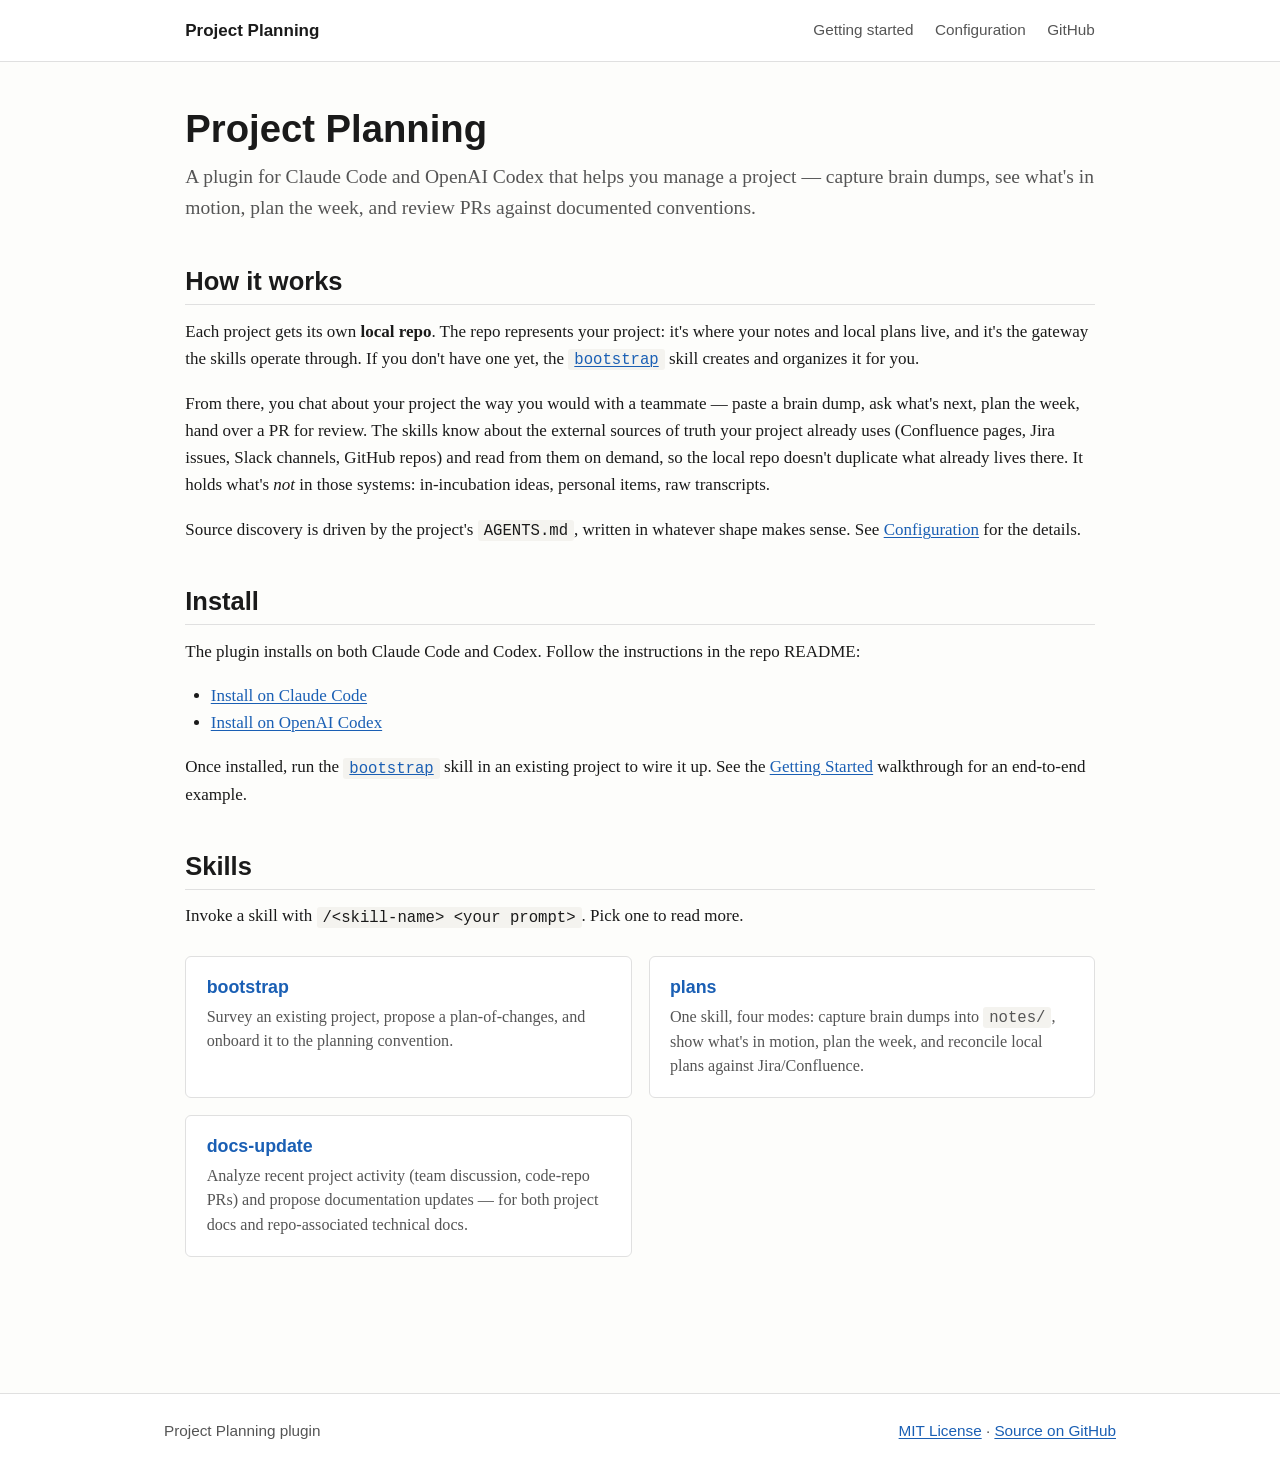
<file: docs-site/index.html>
<!DOCTYPE html>
<html lang="en">
<head>
<meta charset="utf-8">
<meta name="viewport" content="width=device-width, initial-scale=1">
<title>Project Planning — a Claude/Codex plugin</title>
<meta name="description" content="A Claude Code and OpenAI Codex plugin that helps you manage a project: capture brain dumps, see what's in motion across Jira/Confluence/Slack/local plans, plan the week, reconcile drift, and review PRs against documented conventions.">
<link rel="stylesheet" href="style.css">
</head>
<body>
<header class="site-header">
  <nav aria-label="Primary">
    <a href="index.html" class="site-title">Project Planning</a>
    <div class="nav-links">
      <a href="getting-started.html">Getting started</a>
      <a href="configuration.html">Configuration</a>
      <a href="https://github.com/gestrich/ai-project-planning">GitHub</a>
    </div>
  </nav>
</header>

<main>
  <article>
    <h1>Project Planning</h1>
    <p class="lede">A plugin for Claude Code and OpenAI Codex that helps you manage a project — capture brain dumps, see what's in motion, plan the week, and review PRs against documented conventions.</p>

    <section>
      <h2>How it works</h2>
      <p>Each project gets its own <strong>local repo</strong>. The repo represents your project: it's where your notes and local plans live, and it's the gateway the skills operate through. If you don't have one yet, the <a href="skills/bootstrap.html"><code>bootstrap</code></a> skill creates and organizes it for you.</p>
      <p>From there, you chat about your project the way you would with a teammate — paste a brain dump, ask what's next, plan the week, hand over a PR for review. The skills know about the external sources of truth your project already uses (Confluence pages, Jira issues, Slack channels, GitHub repos) and read from them on demand, so the local repo doesn't duplicate what already lives there. It holds what's <em>not</em> in those systems: in-incubation ideas, personal items, raw transcripts.</p>
      <p>Source discovery is driven by the project's <code>AGENTS.md</code>, written in whatever shape makes sense. See <a href="configuration.html">Configuration</a> for the details.</p>
    </section>

    <section>
      <h2>Install</h2>
      <p>The plugin installs on both Claude Code and Codex. Follow the instructions in the repo README:</p>
      <ul>
        <li><a href="https://github.com/gestrich/ai-project-planning#claude-code">Install on Claude Code</a></li>
        <li><a href="https://github.com/gestrich/ai-project-planning#openai-codex">Install on OpenAI Codex</a></li>
      </ul>
      <p>Once installed, run the <a href="skills/bootstrap.html"><code>bootstrap</code></a> skill in an existing project to wire it up. See the <a href="getting-started.html">Getting Started</a> walkthrough for an end-to-end example.</p>
    </section>

    <section>
      <h2>Skills</h2>
      <p>Invoke a skill with <code>/&lt;skill-name&gt; &lt;your prompt&gt;</code>. Pick one to read more.</p>
      <div class="cards">
        <a class="card" href="skills/bootstrap.html">
          <h3>bootstrap</h3>
          <p>Survey an existing project, propose a plan-of-changes, and onboard it to the planning convention.</p>
        </a>
        <a class="card" href="skills/plans.html">
          <h3>plans</h3>
          <p>One skill, four modes: capture brain dumps into <code>notes/</code>, show what's in motion, plan the week, and reconcile local plans against Jira/Confluence.</p>
        </a>
        <a class="card" href="skills/docs-update.html">
          <h3>docs-update</h3>
          <p>Analyze recent project activity (team discussion, code-repo PRs) and propose documentation updates — for both project docs and repo-associated technical docs.</p>
        </a>
      </div>
    </section>
  </article>
</main>

<footer class="site-footer">
  <div class="footer-inner">
    <span>Project Planning plugin</span>
    <span><a href="https://github.com/gestrich/ai-project-planning/blob/main/plugin/LICENSE">MIT License</a> · <a href="https://github.com/gestrich/ai-project-planning">Source on GitHub</a></span>
  </div>
</footer>
</body>
</html>
</file>
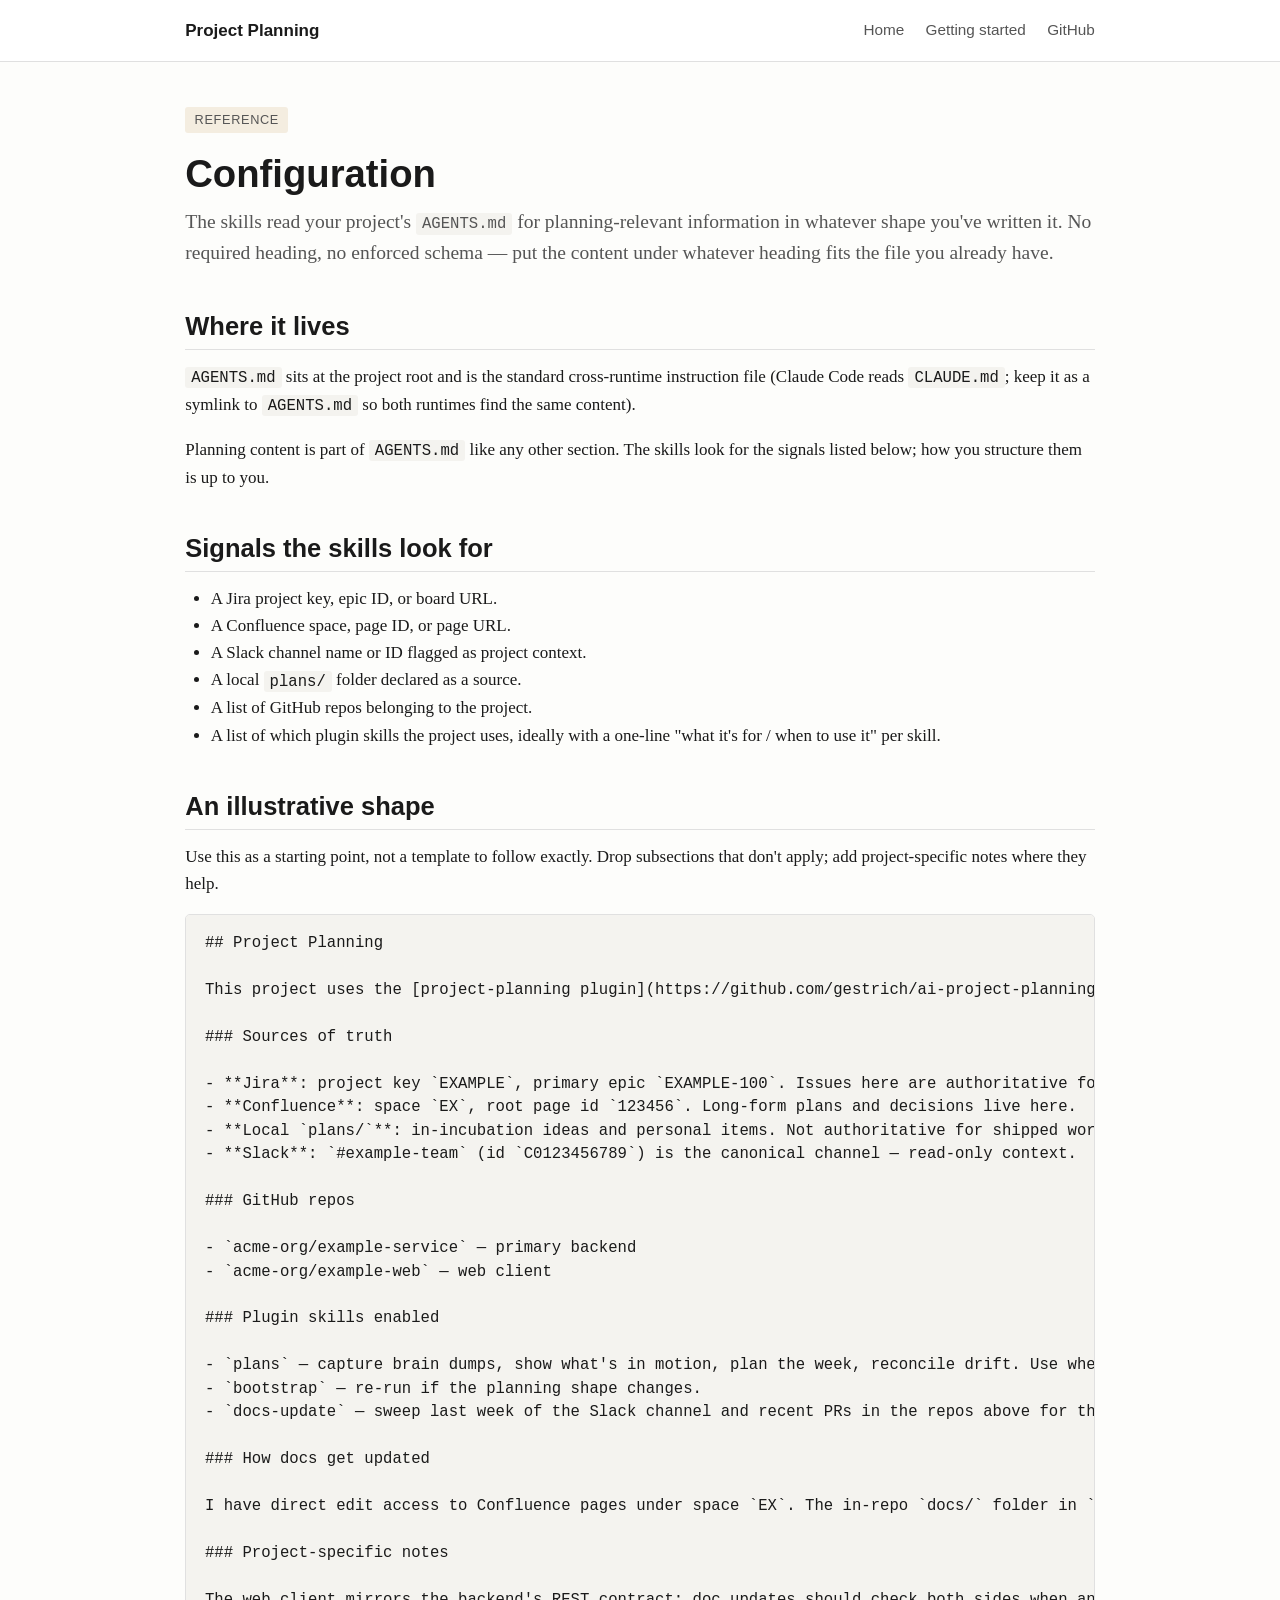
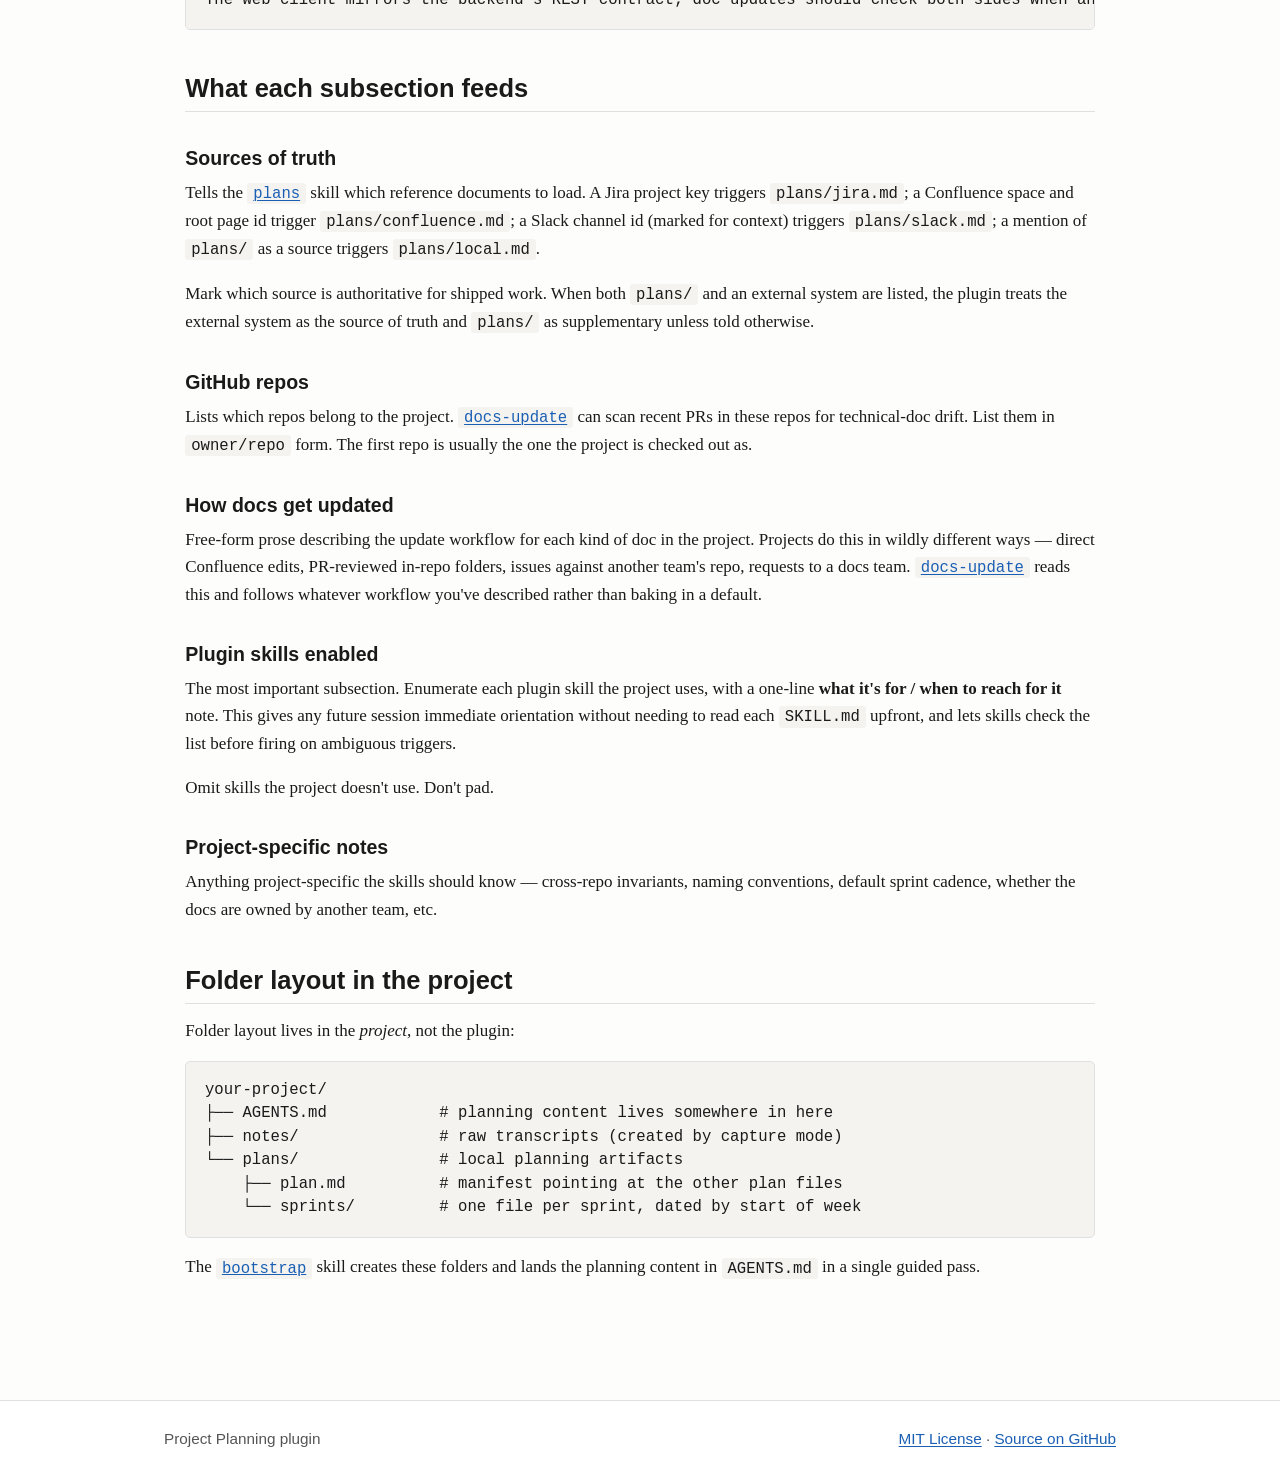
<file: docs-site/configuration.html>
<!DOCTYPE html>
<html lang="en">
<head>
<meta charset="utf-8">
<meta name="viewport" content="width=device-width, initial-scale=1">
<title>Configuration — Project Planning</title>
<meta name="description" content="How to write planning content in a project's AGENTS.md so the plugin's skills know which sources apply.">
<link rel="stylesheet" href="style.css">
</head>
<body>
<header class="site-header">
  <nav aria-label="Primary">
    <a href="index.html" class="site-title">Project Planning</a>
    <div class="nav-links">
      <a href="index.html">Home</a>
      <a href="getting-started.html">Getting started</a>
      <a href="https://github.com/gestrich/ai-project-planning">GitHub</a>
    </div>
  </nav>
</header>

<main>
  <article>
    <span class="tag">Reference</span>
    <h1>Configuration</h1>
    <p class="lede">The skills read your project's <code>AGENTS.md</code> for planning-relevant information in whatever shape you've written it. No required heading, no enforced schema — put the content under whatever heading fits the file you already have.</p>

    <section>
      <h2>Where it lives</h2>
      <p><code>AGENTS.md</code> sits at the project root and is the standard cross-runtime instruction file (Claude Code reads <code>CLAUDE.md</code>; keep it as a symlink to <code>AGENTS.md</code> so both runtimes find the same content).</p>
      <p>Planning content is part of <code>AGENTS.md</code> like any other section. The skills look for the signals listed below; how you structure them is up to you.</p>
    </section>

    <section>
      <h2>Signals the skills look for</h2>
      <ul>
        <li>A Jira project key, epic ID, or board URL.</li>
        <li>A Confluence space, page ID, or page URL.</li>
        <li>A Slack channel name or ID flagged as project context.</li>
        <li>A local <code>plans/</code> folder declared as a source.</li>
        <li>A list of GitHub repos belonging to the project.</li>
        <li>A list of which plugin skills the project uses, ideally with a one-line "what it's for / when to use it" per skill.</li>
      </ul>
    </section>

    <section>
      <h2>An illustrative shape</h2>
      <p>Use this as a starting point, not a template to follow exactly. Drop subsections that don't apply; add project-specific notes where they help.</p>
<pre><code>## Project Planning

This project uses the [project-planning plugin](https://github.com/gestrich/ai-project-planning).

### Sources of truth

- **Jira**: project key `EXAMPLE`, primary epic `EXAMPLE-100`. Issues here are authoritative for shipped work.
- **Confluence**: space `EX`, root page id `123456`. Long-form plans and decisions live here.
- **Local `plans/`**: in-incubation ideas and personal items. Not authoritative for shipped work.
- **Slack**: `#example-team` (id `C0123456789`) is the canonical channel — read-only context.

### GitHub repos

- `acme-org/example-service` — primary backend
- `acme-org/example-web` — web client

### Plugin skills enabled

- `plans` — capture brain dumps, show what's in motion, plan the week, reconcile drift. Use when I paste a transcript, ask "what's the plan", "what should I do this week", or "what's drifted".
- `bootstrap` — re-run if the planning shape changes.
- `docs-update` — sweep last week of the Slack channel and recent PRs in the repos above for things that should land in the docs. Use weekly.

### How docs get updated

I have direct edit access to Confluence pages under space `EX`. The in-repo `docs/` folder in `example-service` is PR-reviewed — propose changes as a PR draft. The web-client API reference is owned by the platform team; flag updates by drafting an issue against `acme-org/docs-platform`.

### Project-specific notes

The web client mirrors the backend's REST contract; doc updates should check both sides when an endpoint changes.
</code></pre>
    </section>

    <section>
      <h2>What each subsection feeds</h2>
      <h3>Sources of truth</h3>
      <p>Tells the <a href="skills/plans.html"><code>plans</code></a> skill which reference documents to load. A Jira project key triggers <code>plans/jira.md</code>; a Confluence space and root page id trigger <code>plans/confluence.md</code>; a Slack channel id (marked for context) triggers <code>plans/slack.md</code>; a mention of <code>plans/</code> as a source triggers <code>plans/local.md</code>.</p>
      <p>Mark which source is authoritative for shipped work. When both <code>plans/</code> and an external system are listed, the plugin treats the external system as the source of truth and <code>plans/</code> as supplementary unless told otherwise.</p>

      <h3>GitHub repos</h3>
      <p>Lists which repos belong to the project. <a href="skills/docs-update.html"><code>docs-update</code></a> can scan recent PRs in these repos for technical-doc drift. List them in <code>owner/repo</code> form. The first repo is usually the one the project is checked out as.</p>

      <h3>How docs get updated</h3>
      <p>Free-form prose describing the update workflow for each kind of doc in the project. Projects do this in wildly different ways — direct Confluence edits, PR-reviewed in-repo folders, issues against another team's repo, requests to a docs team. <a href="skills/docs-update.html"><code>docs-update</code></a> reads this and follows whatever workflow you've described rather than baking in a default.</p>

      <h3>Plugin skills enabled</h3>
      <p>The most important subsection. Enumerate each plugin skill the project uses, with a one-line <strong>what it's for / when to reach for it</strong> note. This gives any future session immediate orientation without needing to read each <code>SKILL.md</code> upfront, and lets skills check the list before firing on ambiguous triggers.</p>
      <p>Omit skills the project doesn't use. Don't pad.</p>

      <h3>Project-specific notes</h3>
      <p>Anything project-specific the skills should know — cross-repo invariants, naming conventions, default sprint cadence, whether the docs are owned by another team, etc.</p>
    </section>

    <section>
      <h2>Folder layout in the project</h2>
      <p>Folder layout lives in the <em>project</em>, not the plugin:</p>
<pre><code>your-project/
├── AGENTS.md            # planning content lives somewhere in here
├── notes/               # raw transcripts (created by capture mode)
└── plans/               # local planning artifacts
    ├── plan.md          # manifest pointing at the other plan files
    └── sprints/         # one file per sprint, dated by start of week
</code></pre>
      <p>The <a href="skills/bootstrap.html"><code>bootstrap</code></a> skill creates these folders and lands the planning content in <code>AGENTS.md</code> in a single guided pass.</p>
    </section>
  </article>
</main>

<footer class="site-footer">
  <div class="footer-inner">
    <span>Project Planning plugin</span>
    <span><a href="https://github.com/gestrich/ai-project-planning/blob/main/plugin/LICENSE">MIT License</a> · <a href="https://github.com/gestrich/ai-project-planning">Source on GitHub</a></span>
  </div>
</footer>
</body>
</html>
</file>
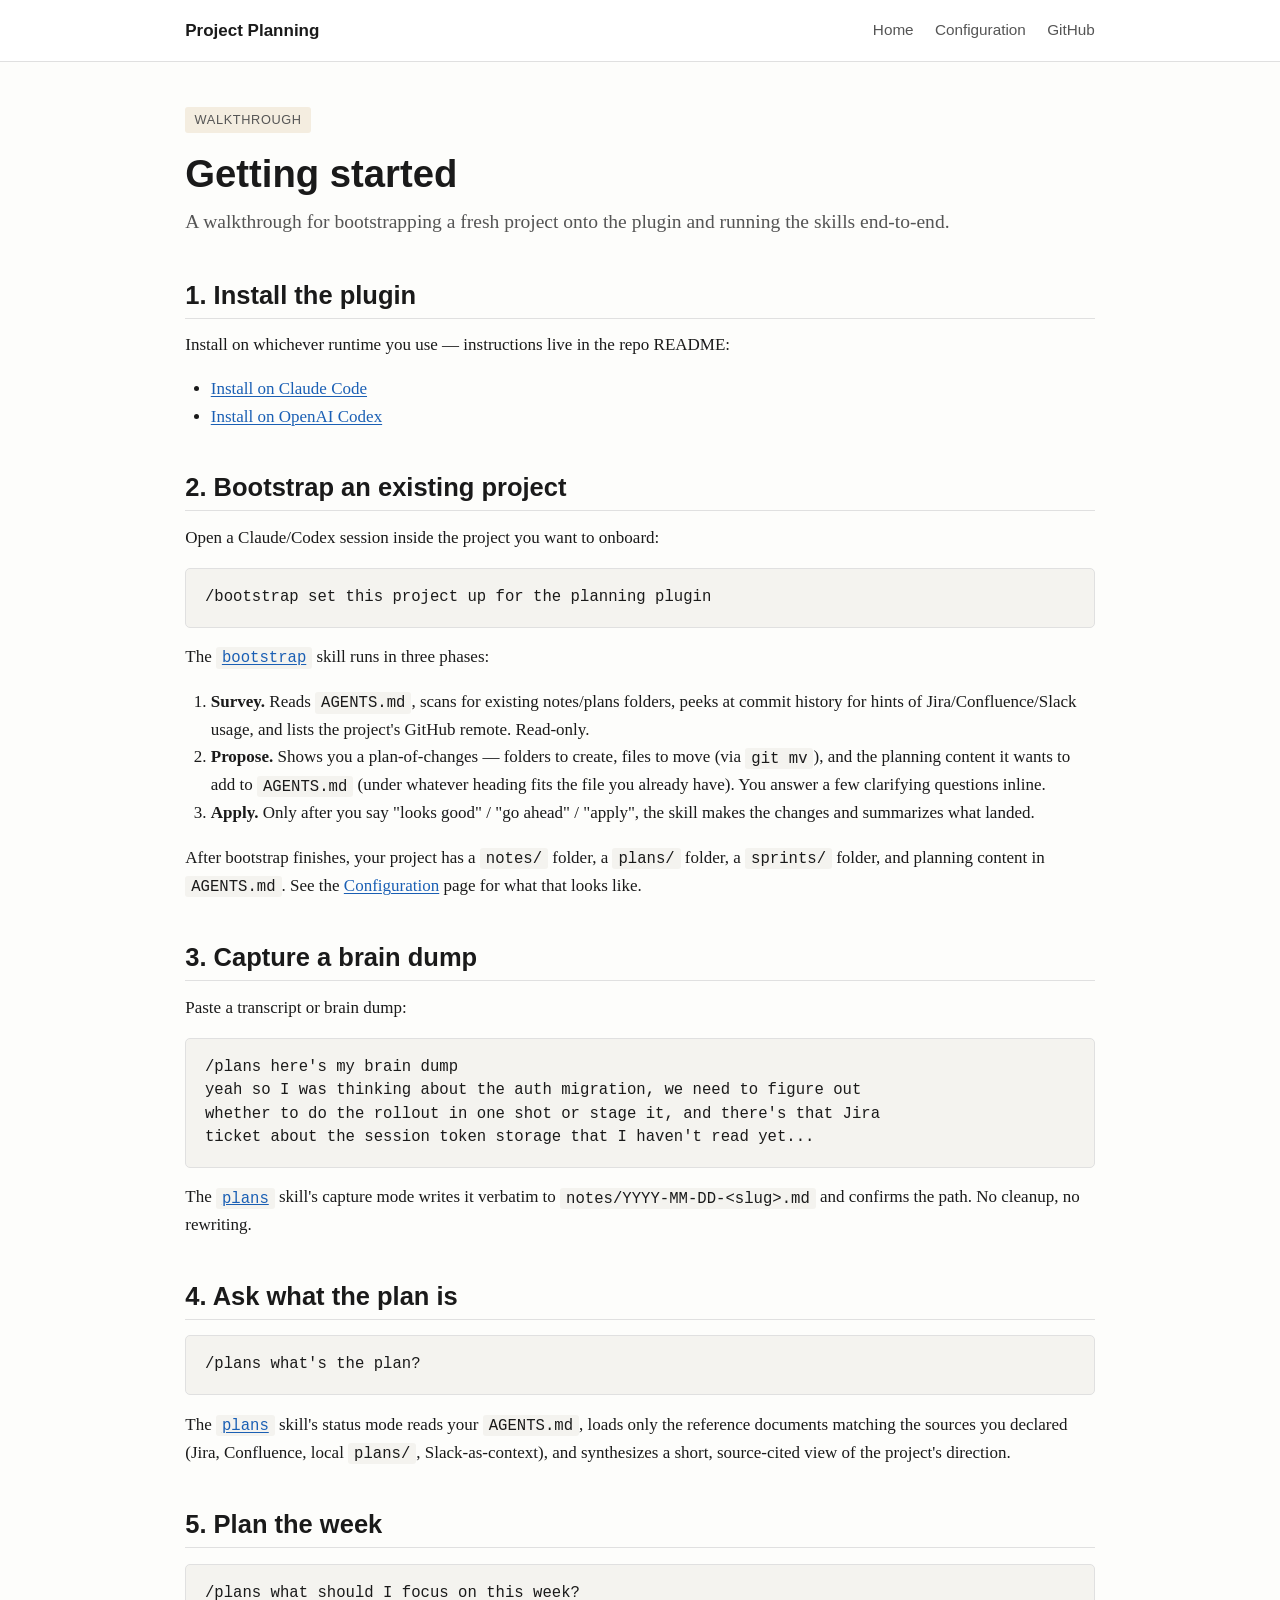
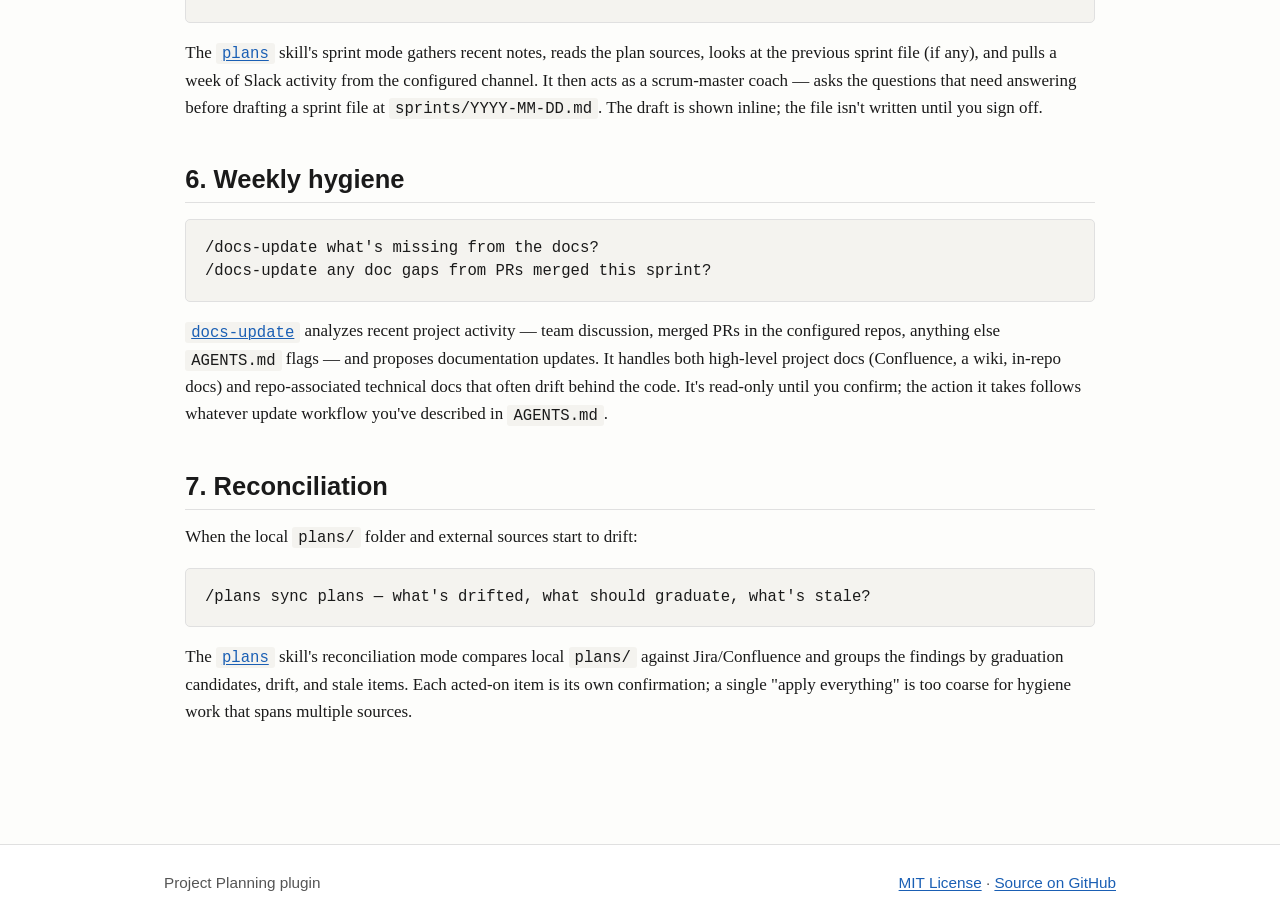
<file: docs-site/getting-started.html>
<!DOCTYPE html>
<html lang="en">
<head>
<meta charset="utf-8">
<meta name="viewport" content="width=device-width, initial-scale=1">
<title>Getting started — Project Planning</title>
<meta name="description" content="End-to-end walkthrough for bootstrapping a new project onto the project-planning plugin.">
<link rel="stylesheet" href="style.css">
</head>
<body>
<header class="site-header">
  <nav aria-label="Primary">
    <a href="index.html" class="site-title">Project Planning</a>
    <div class="nav-links">
      <a href="index.html">Home</a>
      <a href="configuration.html">Configuration</a>
      <a href="https://github.com/gestrich/ai-project-planning">GitHub</a>
    </div>
  </nav>
</header>

<main>
  <article>
    <span class="tag">Walkthrough</span>
    <h1>Getting started</h1>
    <p class="lede">A walkthrough for bootstrapping a fresh project onto the plugin and running the skills end-to-end.</p>

    <section>
      <h2>1. Install the plugin</h2>
      <p>Install on whichever runtime you use — instructions live in the repo README:</p>
      <ul>
        <li><a href="https://github.com/gestrich/ai-project-planning#claude-code">Install on Claude Code</a></li>
        <li><a href="https://github.com/gestrich/ai-project-planning#openai-codex">Install on OpenAI Codex</a></li>
      </ul>
    </section>

    <section>
      <h2>2. Bootstrap an existing project</h2>
      <p>Open a Claude/Codex session inside the project you want to onboard:</p>
<pre><code>/bootstrap set this project up for the planning plugin</code></pre>
      <p>The <a href="skills/bootstrap.html"><code>bootstrap</code></a> skill runs in three phases:</p>
      <ol>
        <li><strong>Survey.</strong> Reads <code>AGENTS.md</code>, scans for existing notes/plans folders, peeks at commit history for hints of Jira/Confluence/Slack usage, and lists the project's GitHub remote. Read-only.</li>
        <li><strong>Propose.</strong> Shows you a plan-of-changes — folders to create, files to move (via <code>git mv</code>), and the planning content it wants to add to <code>AGENTS.md</code> (under whatever heading fits the file you already have). You answer a few clarifying questions inline.</li>
        <li><strong>Apply.</strong> Only after you say "looks good" / "go ahead" / "apply", the skill makes the changes and summarizes what landed.</li>
      </ol>
      <p>After bootstrap finishes, your project has a <code>notes/</code> folder, a <code>plans/</code> folder, a <code>sprints/</code> folder, and planning content in <code>AGENTS.md</code>. See the <a href="configuration.html">Configuration</a> page for what that looks like.</p>
    </section>

    <section>
      <h2>3. Capture a brain dump</h2>
      <p>Paste a transcript or brain dump:</p>
<pre><code>/plans here's my brain dump
yeah so I was thinking about the auth migration, we need to figure out
whether to do the rollout in one shot or stage it, and there's that Jira
ticket about the session token storage that I haven't read yet...</code></pre>
      <p>The <a href="skills/plans.html"><code>plans</code></a> skill's capture mode writes it verbatim to <code>notes/YYYY-MM-DD-&lt;slug&gt;.md</code> and confirms the path. No cleanup, no rewriting.</p>
    </section>

    <section>
      <h2>4. Ask what the plan is</h2>
<pre><code>/plans what's the plan?</code></pre>
      <p>The <a href="skills/plans.html"><code>plans</code></a> skill's status mode reads your <code>AGENTS.md</code>, loads only the reference documents matching the sources you declared (Jira, Confluence, local <code>plans/</code>, Slack-as-context), and synthesizes a short, source-cited view of the project's direction.</p>
    </section>

    <section>
      <h2>5. Plan the week</h2>
<pre><code>/plans what should I focus on this week?</code></pre>
      <p>The <a href="skills/plans.html"><code>plans</code></a> skill's sprint mode gathers recent notes, reads the plan sources, looks at the previous sprint file (if any), and pulls a week of Slack activity from the configured channel. It then acts as a scrum-master coach — asks the questions that need answering before drafting a sprint file at <code>sprints/YYYY-MM-DD.md</code>. The draft is shown inline; the file isn't written until you sign off.</p>
    </section>

    <section>
      <h2>6. Weekly hygiene</h2>
<pre><code>/docs-update what's missing from the docs?
/docs-update any doc gaps from PRs merged this sprint?</code></pre>
      <p><a href="skills/docs-update.html"><code>docs-update</code></a> analyzes recent project activity — team discussion, merged PRs in the configured repos, anything else <code>AGENTS.md</code> flags — and proposes documentation updates. It handles both high-level project docs (Confluence, a wiki, in-repo docs) and repo-associated technical docs that often drift behind the code. It's read-only until you confirm; the action it takes follows whatever update workflow you've described in <code>AGENTS.md</code>.</p>
    </section>

    <section>
      <h2>7. Reconciliation</h2>
      <p>When the local <code>plans/</code> folder and external sources start to drift:</p>
<pre><code>/plans sync plans — what's drifted, what should graduate, what's stale?</code></pre>
      <p>The <a href="skills/plans.html"><code>plans</code></a> skill's reconciliation mode compares local <code>plans/</code> against Jira/Confluence and groups the findings by graduation candidates, drift, and stale items. Each acted-on item is its own confirmation; a single "apply everything" is too coarse for hygiene work that spans multiple sources.</p>
    </section>
  </article>
</main>

<footer class="site-footer">
  <div class="footer-inner">
    <span>Project Planning plugin</span>
    <span><a href="https://github.com/gestrich/ai-project-planning/blob/main/plugin/LICENSE">MIT License</a> · <a href="https://github.com/gestrich/ai-project-planning">Source on GitHub</a></span>
  </div>
</footer>
</body>
</html>
</file>
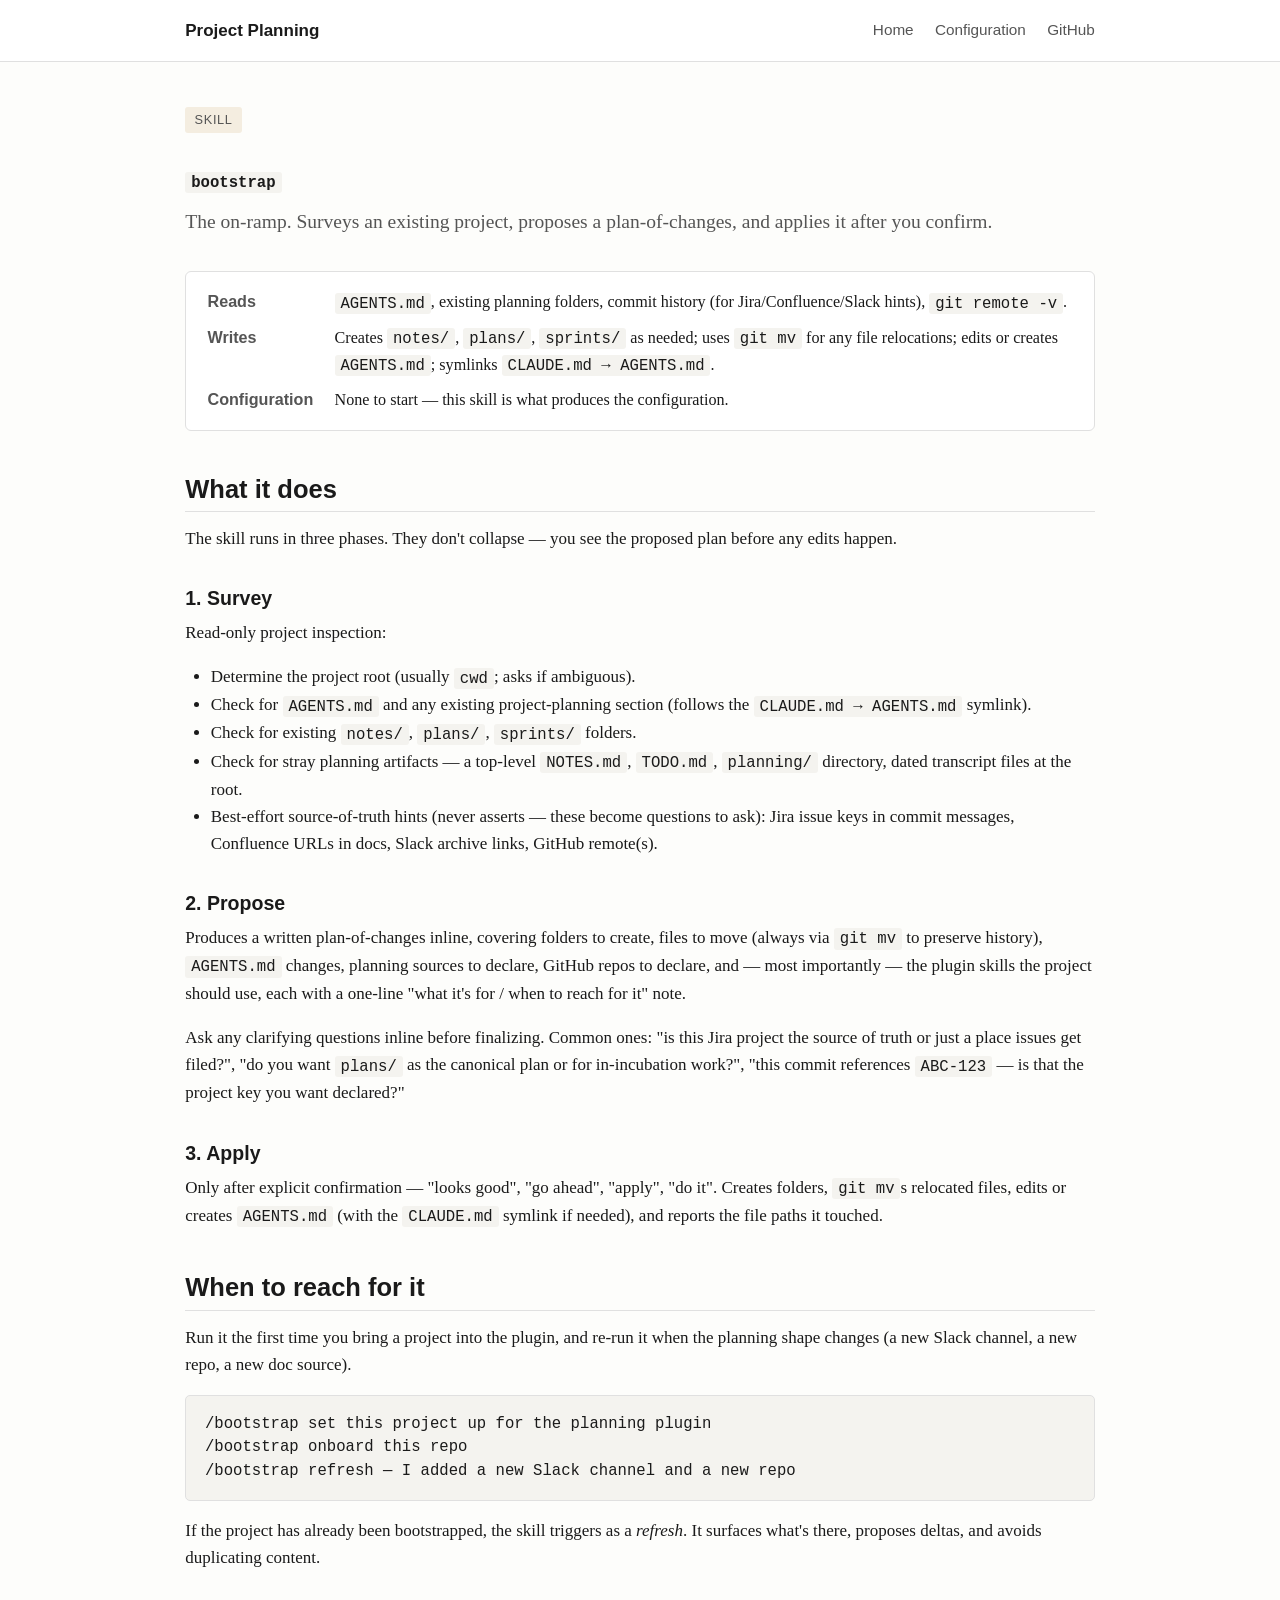
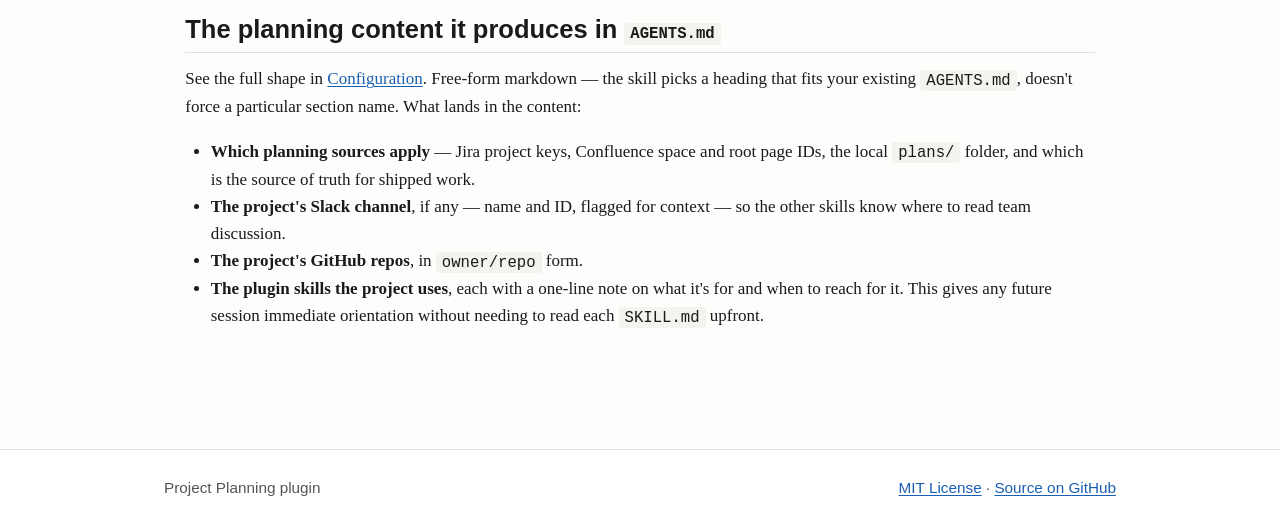
<file: docs-site/skills/bootstrap.html>
<!DOCTYPE html>
<html lang="en">
<head>
<meta charset="utf-8">
<meta name="viewport" content="width=device-width, initial-scale=1">
<title>bootstrap — Project Planning</title>
<meta name="description" content="The bootstrap skill surveys an existing project and proposes the minimum set of changes to onboard it to the planning convention.">
<link rel="stylesheet" href="../style.css">
</head>
<body>
<header class="site-header">
  <nav aria-label="Primary">
    <a href="../index.html" class="site-title">Project Planning</a>
    <div class="nav-links">
      <a href="../index.html">Home</a>
      <a href="../configuration.html">Configuration</a>
      <a href="https://github.com/gestrich/ai-project-planning">GitHub</a>
    </div>
  </nav>
</header>

<main>
  <article>
    <span class="tag">Skill</span>
    <h1><code>bootstrap</code></h1>
    <p class="lede">The on-ramp. Surveys an existing project, proposes a plan-of-changes, and applies it after you confirm.</p>

    <dl class="skill-meta">
      <dt>Reads</dt>
      <dd><code>AGENTS.md</code>, existing planning folders, commit history (for Jira/Confluence/Slack hints), <code>git remote -v</code>.</dd>
      <dt>Writes</dt>
      <dd>Creates <code>notes/</code>, <code>plans/</code>, <code>sprints/</code> as needed; uses <code>git mv</code> for any file relocations; edits or creates <code>AGENTS.md</code>; symlinks <code>CLAUDE.md → AGENTS.md</code>.</dd>
      <dt>Configuration</dt>
      <dd>None to start — this skill is what produces the configuration.</dd>
    </dl>

    <section>
      <h2>What it does</h2>
      <p>The skill runs in three phases. They don't collapse — you see the proposed plan before any edits happen.</p>
      <h3>1. Survey</h3>
      <p>Read-only project inspection:</p>
      <ul>
        <li>Determine the project root (usually <code>cwd</code>; asks if ambiguous).</li>
        <li>Check for <code>AGENTS.md</code> and any existing project-planning section (follows the <code>CLAUDE.md → AGENTS.md</code> symlink).</li>
        <li>Check for existing <code>notes/</code>, <code>plans/</code>, <code>sprints/</code> folders.</li>
        <li>Check for stray planning artifacts — a top-level <code>NOTES.md</code>, <code>TODO.md</code>, <code>planning/</code> directory, dated transcript files at the root.</li>
        <li>Best-effort source-of-truth hints (never asserts — these become questions to ask): Jira issue keys in commit messages, Confluence URLs in docs, Slack archive links, GitHub remote(s).</li>
      </ul>

      <h3>2. Propose</h3>
      <p>Produces a written plan-of-changes inline, covering folders to create, files to move (always via <code>git mv</code> to preserve history), <code>AGENTS.md</code> changes, planning sources to declare, GitHub repos to declare, and — most importantly — the plugin skills the project should use, each with a one-line "what it's for / when to reach for it" note.</p>
      <p>Ask any clarifying questions inline before finalizing. Common ones: "is this Jira project the source of truth or just a place issues get filed?", "do you want <code>plans/</code> as the canonical plan or for in-incubation work?", "this commit references <code>ABC-123</code> — is that the project key you want declared?"</p>

      <h3>3. Apply</h3>
      <p>Only after explicit confirmation — "looks good", "go ahead", "apply", "do it". Creates folders, <code>git mv</code>s relocated files, edits or creates <code>AGENTS.md</code> (with the <code>CLAUDE.md</code> symlink if needed), and reports the file paths it touched.</p>
    </section>

    <section>
      <h2>When to reach for it</h2>
      <p>Run it the first time you bring a project into the plugin, and re-run it when the planning shape changes (a new Slack channel, a new repo, a new doc source).</p>
<pre><code>/bootstrap set this project up for the planning plugin
/bootstrap onboard this repo
/bootstrap refresh — I added a new Slack channel and a new repo</code></pre>
      <p>If the project has already been bootstrapped, the skill triggers as a <em>refresh</em>. It surfaces what's there, proposes deltas, and avoids duplicating content.</p>
    </section>

    <section>
      <h2>The planning content it produces in <code>AGENTS.md</code></h2>
      <p>See the full shape in <a href="../configuration.html">Configuration</a>. Free-form markdown — the skill picks a heading that fits your existing <code>AGENTS.md</code>, doesn't force a particular section name. What lands in the content:</p>
      <ul>
        <li><strong>Which planning sources apply</strong> — Jira project keys, Confluence space and root page IDs, the local <code>plans/</code> folder, and which is the source of truth for shipped work.</li>
        <li><strong>The project's Slack channel</strong>, if any — name and ID, flagged for context — so the other skills know where to read team discussion.</li>
        <li><strong>The project's GitHub repos</strong>, in <code>owner/repo</code> form.</li>
        <li><strong>The plugin skills the project uses</strong>, each with a one-line note on what it's for and when to reach for it. This gives any future session immediate orientation without needing to read each <code>SKILL.md</code> upfront.</li>
      </ul>
    </section>
  </article>
</main>

<footer class="site-footer">
  <div class="footer-inner">
    <span>Project Planning plugin</span>
    <span><a href="https://github.com/gestrich/ai-project-planning/blob/main/plugin/LICENSE">MIT License</a> · <a href="https://github.com/gestrich/ai-project-planning">Source on GitHub</a></span>
  </div>
</footer>
</body>
</html>
</file>
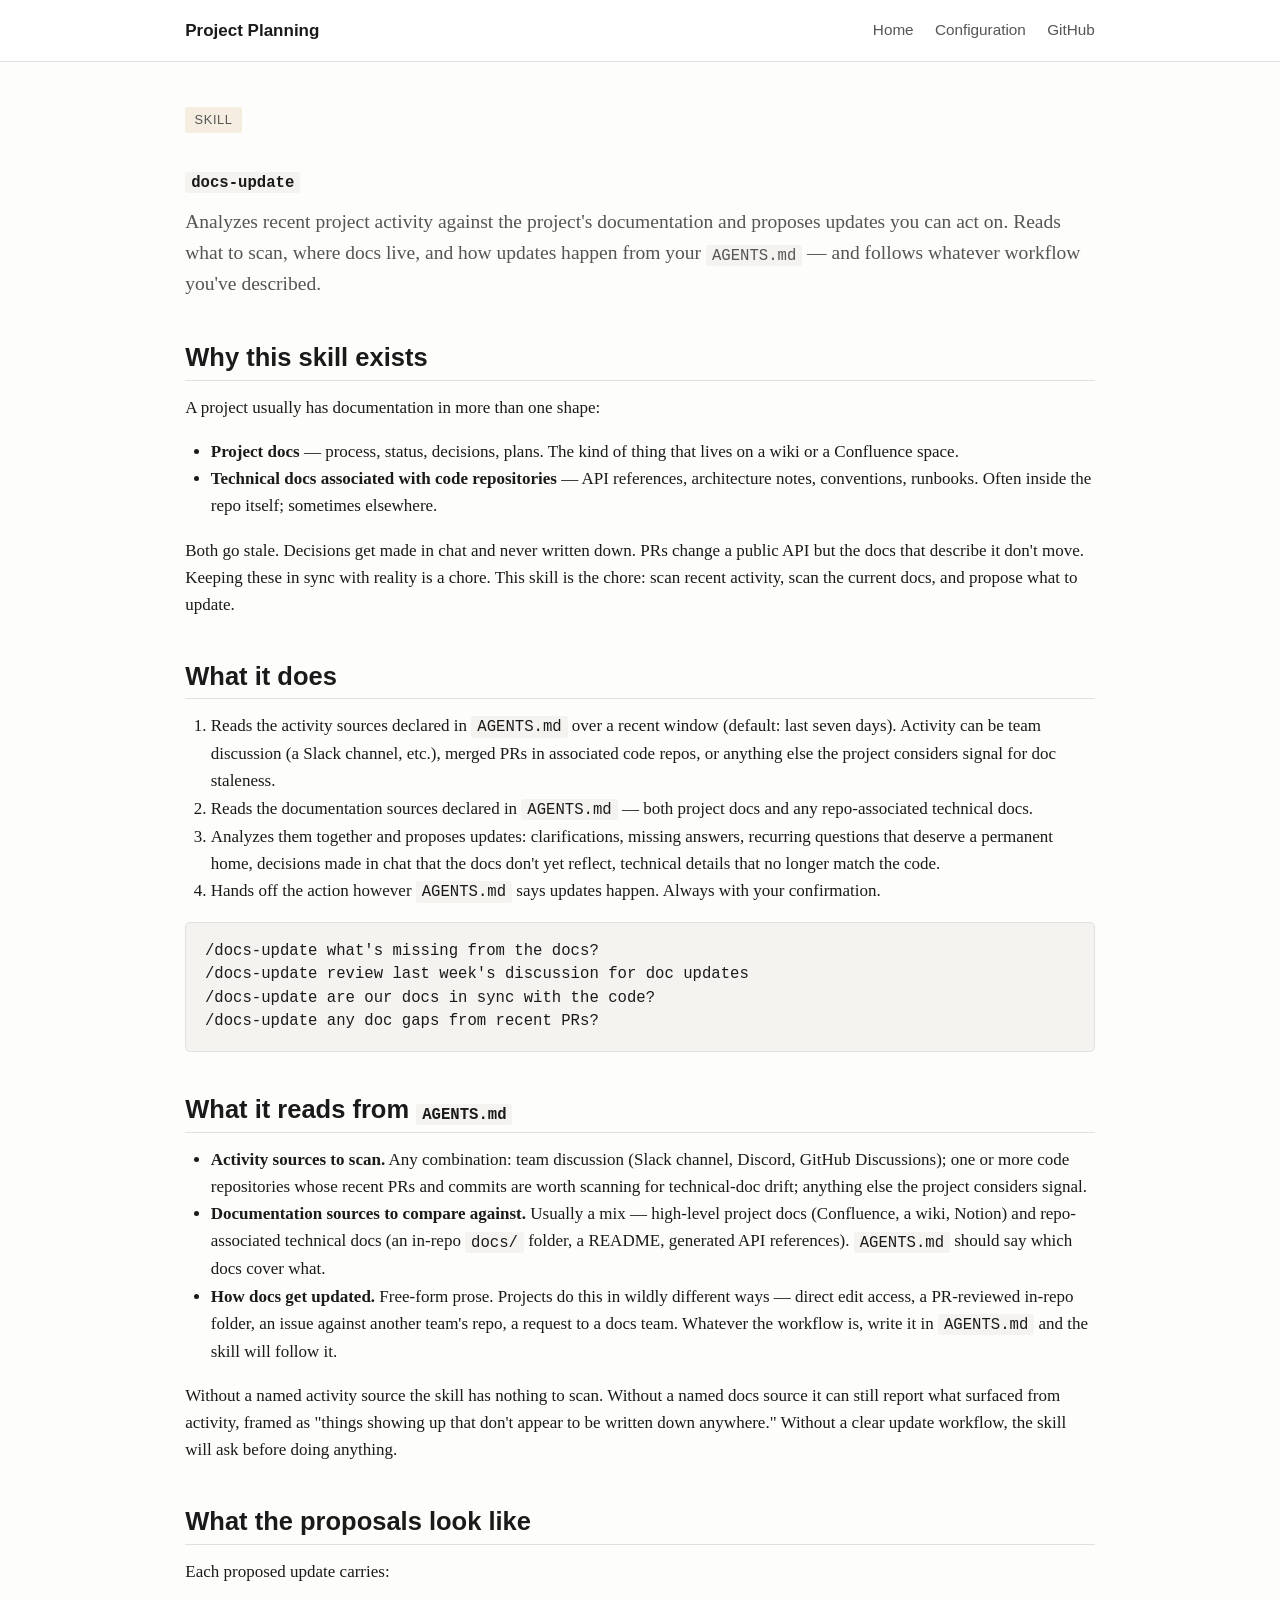
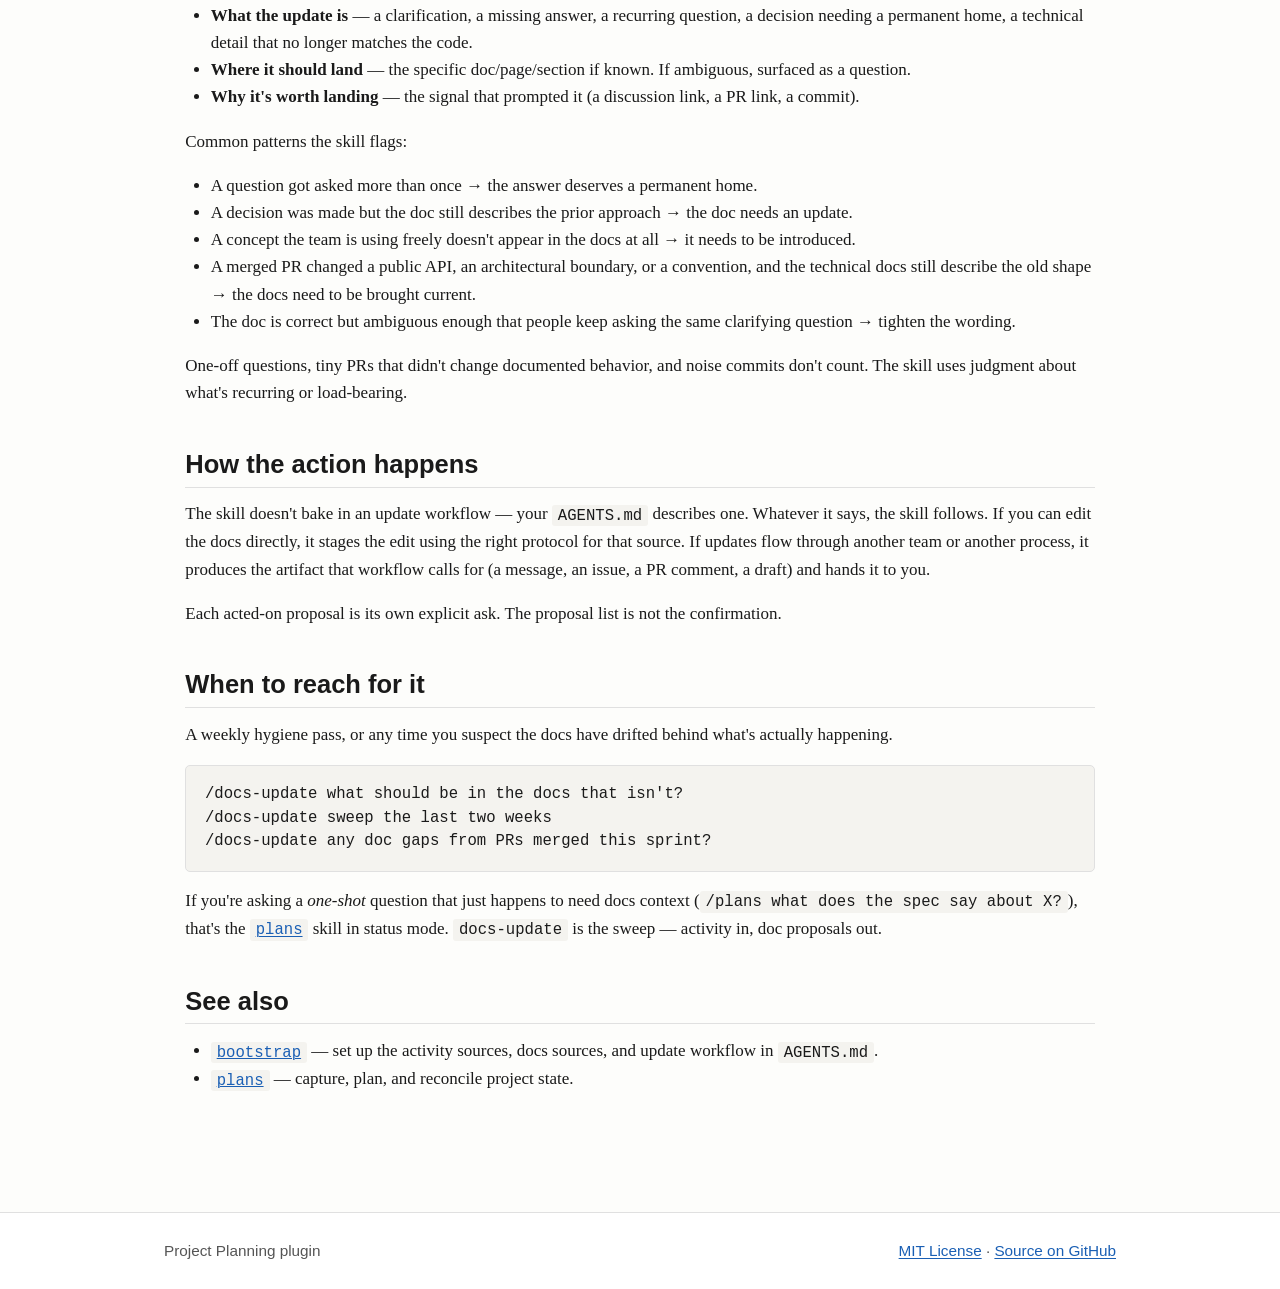
<file: docs-site/skills/docs-update.html>
<!DOCTYPE html>
<html lang="en">
<head>
<meta charset="utf-8">
<meta name="viewport" content="width=device-width, initial-scale=1">
<title>docs-update — Project Planning</title>
<meta name="description" content="The docs-update skill analyzes recent project activity (team discussion and code-repo PRs) against the project's documentation and proposes updates you can act on.">
<link rel="stylesheet" href="../style.css">
</head>
<body>
<header class="site-header">
  <nav aria-label="Primary">
    <a href="../index.html" class="site-title">Project Planning</a>
    <div class="nav-links">
      <a href="../index.html">Home</a>
      <a href="../configuration.html">Configuration</a>
      <a href="https://github.com/gestrich/ai-project-planning">GitHub</a>
    </div>
  </nav>
</header>

<main>
  <article>
    <span class="tag">Skill</span>
    <h1><code>docs-update</code></h1>
    <p class="lede">Analyzes recent project activity against the project's documentation and proposes updates you can act on. Reads what to scan, where docs live, and how updates happen from your <code>AGENTS.md</code> — and follows whatever workflow you've described.</p>

    <section>
      <h2>Why this skill exists</h2>
      <p>A project usually has documentation in more than one shape:</p>
      <ul>
        <li><strong>Project docs</strong> — process, status, decisions, plans. The kind of thing that lives on a wiki or a Confluence space.</li>
        <li><strong>Technical docs associated with code repositories</strong> — API references, architecture notes, conventions, runbooks. Often inside the repo itself; sometimes elsewhere.</li>
      </ul>
      <p>Both go stale. Decisions get made in chat and never written down. PRs change a public API but the docs that describe it don't move. Keeping these in sync with reality is a chore. This skill is the chore: scan recent activity, scan the current docs, and propose what to update.</p>
    </section>

    <section>
      <h2>What it does</h2>
      <ol>
        <li>Reads the activity sources declared in <code>AGENTS.md</code> over a recent window (default: last seven days). Activity can be team discussion (a Slack channel, etc.), merged PRs in associated code repos, or anything else the project considers signal for doc staleness.</li>
        <li>Reads the documentation sources declared in <code>AGENTS.md</code> — both project docs and any repo-associated technical docs.</li>
        <li>Analyzes them together and proposes updates: clarifications, missing answers, recurring questions that deserve a permanent home, decisions made in chat that the docs don't yet reflect, technical details that no longer match the code.</li>
        <li>Hands off the action however <code>AGENTS.md</code> says updates happen. Always with your confirmation.</li>
      </ol>
<pre><code>/docs-update what's missing from the docs?
/docs-update review last week's discussion for doc updates
/docs-update are our docs in sync with the code?
/docs-update any doc gaps from recent PRs?</code></pre>
    </section>

    <section>
      <h2>What it reads from <code>AGENTS.md</code></h2>
      <ul>
        <li><strong>Activity sources to scan.</strong> Any combination: team discussion (Slack channel, Discord, GitHub Discussions); one or more code repositories whose recent PRs and commits are worth scanning for technical-doc drift; anything else the project considers signal.</li>
        <li><strong>Documentation sources to compare against.</strong> Usually a mix — high-level project docs (Confluence, a wiki, Notion) and repo-associated technical docs (an in-repo <code>docs/</code> folder, a README, generated API references). <code>AGENTS.md</code> should say which docs cover what.</li>
        <li><strong>How docs get updated.</strong> Free-form prose. Projects do this in wildly different ways — direct edit access, a PR-reviewed in-repo folder, an issue against another team's repo, a request to a docs team. Whatever the workflow is, write it in <code>AGENTS.md</code> and the skill will follow it.</li>
      </ul>
      <p>Without a named activity source the skill has nothing to scan. Without a named docs source it can still report what surfaced from activity, framed as "things showing up that don't appear to be written down anywhere." Without a clear update workflow, the skill will ask before doing anything.</p>
    </section>

    <section>
      <h2>What the proposals look like</h2>
      <p>Each proposed update carries:</p>
      <ul>
        <li><strong>What the update is</strong> — a clarification, a missing answer, a recurring question, a decision needing a permanent home, a technical detail that no longer matches the code.</li>
        <li><strong>Where it should land</strong> — the specific doc/page/section if known. If ambiguous, surfaced as a question.</li>
        <li><strong>Why it's worth landing</strong> — the signal that prompted it (a discussion link, a PR link, a commit).</li>
      </ul>
      <p>Common patterns the skill flags:</p>
      <ul>
        <li>A question got asked more than once → the answer deserves a permanent home.</li>
        <li>A decision was made but the doc still describes the prior approach → the doc needs an update.</li>
        <li>A concept the team is using freely doesn't appear in the docs at all → it needs to be introduced.</li>
        <li>A merged PR changed a public API, an architectural boundary, or a convention, and the technical docs still describe the old shape → the docs need to be brought current.</li>
        <li>The doc is correct but ambiguous enough that people keep asking the same clarifying question → tighten the wording.</li>
      </ul>
      <p>One-off questions, tiny PRs that didn't change documented behavior, and noise commits don't count. The skill uses judgment about what's recurring or load-bearing.</p>
    </section>

    <section>
      <h2>How the action happens</h2>
      <p>The skill doesn't bake in an update workflow — your <code>AGENTS.md</code> describes one. Whatever it says, the skill follows. If you can edit the docs directly, it stages the edit using the right protocol for that source. If updates flow through another team or another process, it produces the artifact that workflow calls for (a message, an issue, a PR comment, a draft) and hands it to you.</p>
      <p>Each acted-on proposal is its own explicit ask. The proposal list is not the confirmation.</p>
    </section>

    <section>
      <h2>When to reach for it</h2>
      <p>A weekly hygiene pass, or any time you suspect the docs have drifted behind what's actually happening.</p>
<pre><code>/docs-update what should be in the docs that isn't?
/docs-update sweep the last two weeks
/docs-update any doc gaps from PRs merged this sprint?</code></pre>
      <p>If you're asking a <em>one-shot</em> question that just happens to need docs context (<code>/plans what does the spec say about X?</code>), that's the <a href="plans.html"><code>plans</code></a> skill in status mode. <code>docs-update</code> is the sweep — activity in, doc proposals out.</p>
    </section>

    <section>
      <h2>See also</h2>
      <ul>
        <li><a href="bootstrap.html"><code>bootstrap</code></a> — set up the activity sources, docs sources, and update workflow in <code>AGENTS.md</code>.</li>
        <li><a href="plans.html"><code>plans</code></a> — capture, plan, and reconcile project state.</li>
      </ul>
    </section>
  </article>
</main>

<footer class="site-footer">
  <div class="footer-inner">
    <span>Project Planning plugin</span>
    <span><a href="https://github.com/gestrich/ai-project-planning/blob/main/plugin/LICENSE">MIT License</a> · <a href="https://github.com/gestrich/ai-project-planning">Source on GitHub</a></span>
  </div>
</footer>
</body>
</html>
</file>
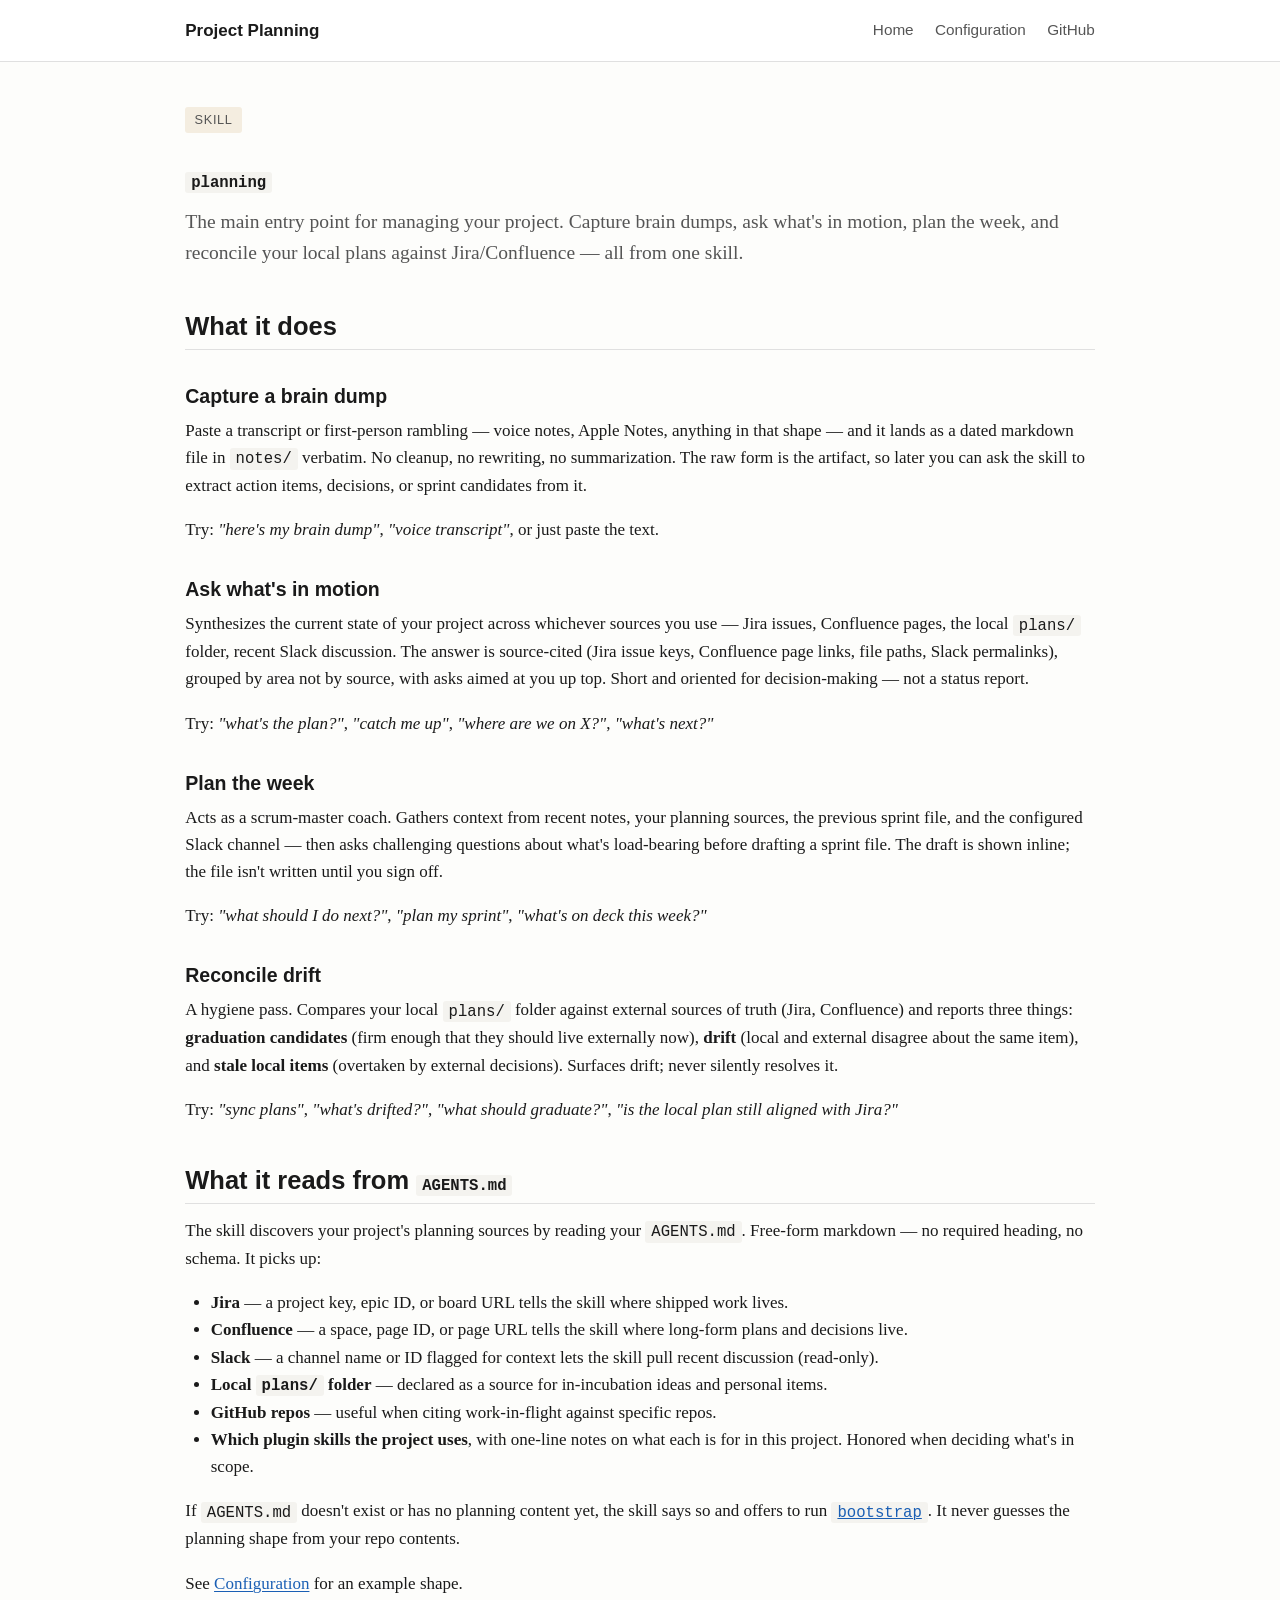
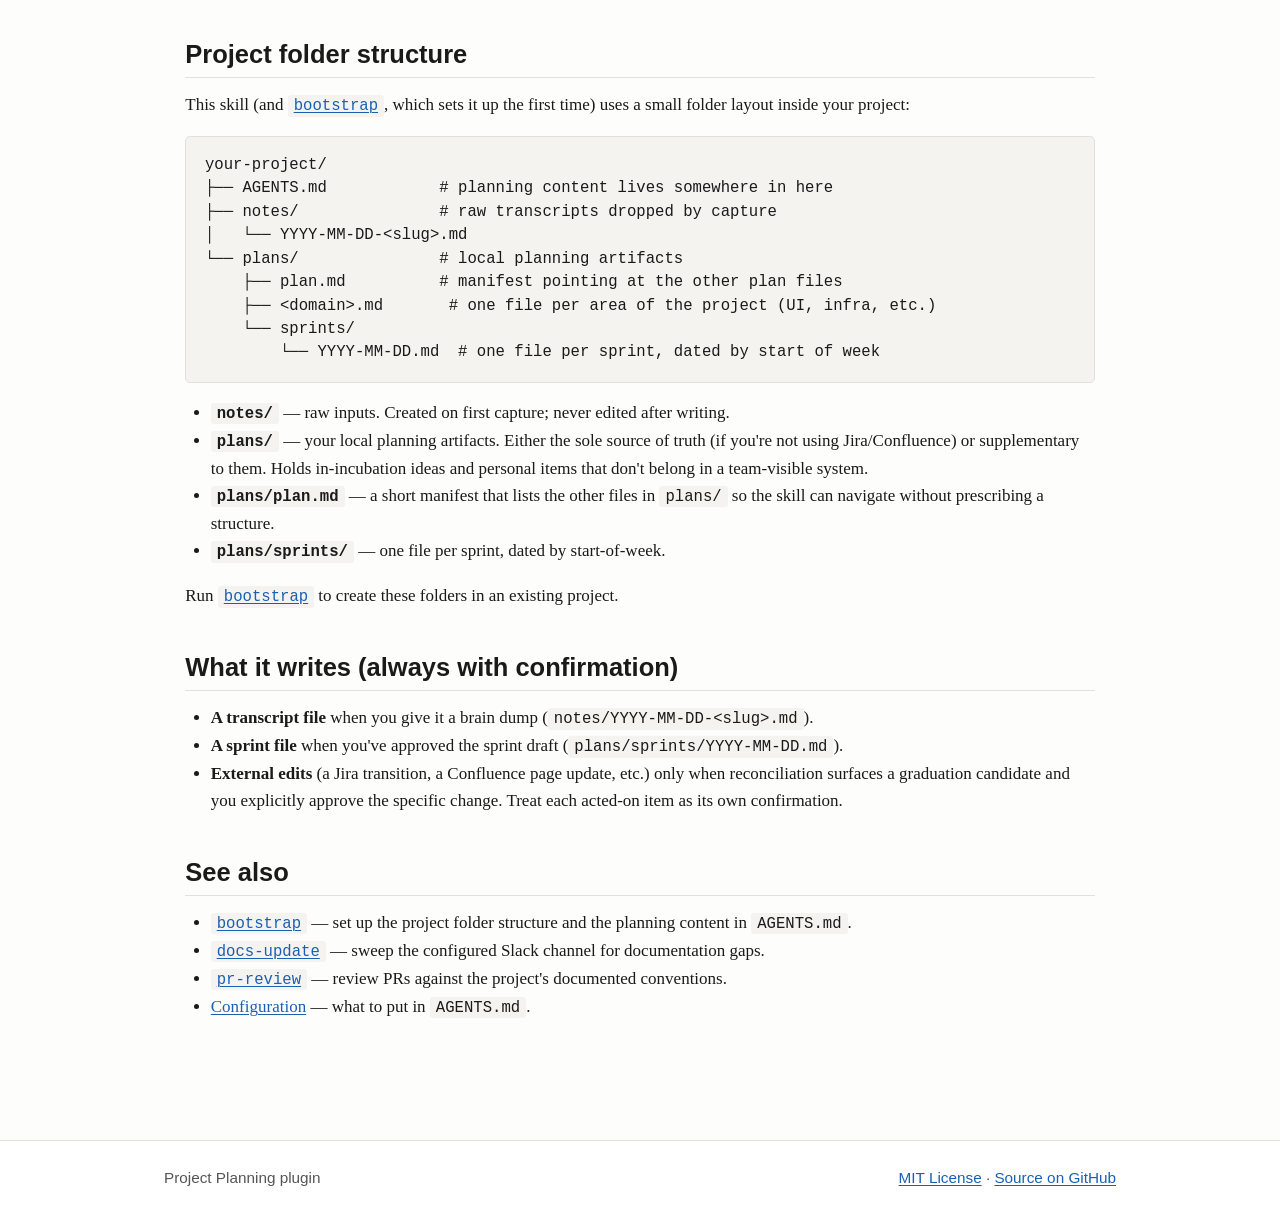
<file: docs-site/skills/planning.html>
<!DOCTYPE html>
<html lang="en">
<head>
<meta charset="utf-8">
<meta name="viewport" content="width=device-width, initial-scale=1">
<title>planning — Project Planning</title>
<meta name="description" content="The planning skill: capture brain dumps, show what's in motion across your project's sources, plan the week, and reconcile local plans against external sources of truth.">
<link rel="stylesheet" href="../style.css">
</head>
<body>
<header class="site-header">
  <nav aria-label="Primary">
    <a href="../index.html" class="site-title">Project Planning</a>
    <div class="nav-links">
      <a href="../index.html">Home</a>
      <a href="../configuration.html">Configuration</a>
      <a href="https://github.com/gestrich/ai-project-planning">GitHub</a>
    </div>
  </nav>
</header>

<main>
  <article>
    <span class="tag">Skill</span>
    <h1><code>planning</code></h1>
    <p class="lede">The main entry point for managing your project. Capture brain dumps, ask what's in motion, plan the week, and reconcile your local plans against Jira/Confluence — all from one skill.</p>

    <section>
      <h2>What it does</h2>

      <h3>Capture a brain dump</h3>
      <p>Paste a transcript or first-person rambling — voice notes, Apple Notes, anything in that shape — and it lands as a dated markdown file in <code>notes/</code> verbatim. No cleanup, no rewriting, no summarization. The raw form is the artifact, so later you can ask the skill to extract action items, decisions, or sprint candidates from it.</p>
      <p>Try: <em>"here's my brain dump"</em>, <em>"voice transcript"</em>, or just paste the text.</p>

      <h3>Ask what's in motion</h3>
      <p>Synthesizes the current state of your project across whichever sources you use — Jira issues, Confluence pages, the local <code>plans/</code> folder, recent Slack discussion. The answer is source-cited (Jira issue keys, Confluence page links, file paths, Slack permalinks), grouped by area not by source, with asks aimed at you up top. Short and oriented for decision-making — not a status report.</p>
      <p>Try: <em>"what's the plan?"</em>, <em>"catch me up"</em>, <em>"where are we on X?"</em>, <em>"what's next?"</em></p>

      <h3>Plan the week</h3>
      <p>Acts as a scrum-master coach. Gathers context from recent notes, your planning sources, the previous sprint file, and the configured Slack channel — then asks challenging questions about what's load-bearing before drafting a sprint file. The draft is shown inline; the file isn't written until you sign off.</p>
      <p>Try: <em>"what should I do next?"</em>, <em>"plan my sprint"</em>, <em>"what's on deck this week?"</em></p>

      <h3>Reconcile drift</h3>
      <p>A hygiene pass. Compares your local <code>plans/</code> folder against external sources of truth (Jira, Confluence) and reports three things: <strong>graduation candidates</strong> (firm enough that they should live externally now), <strong>drift</strong> (local and external disagree about the same item), and <strong>stale local items</strong> (overtaken by external decisions). Surfaces drift; never silently resolves it.</p>
      <p>Try: <em>"sync plans"</em>, <em>"what's drifted?"</em>, <em>"what should graduate?"</em>, <em>"is the local plan still aligned with Jira?"</em></p>
    </section>

    <section>
      <h2>What it reads from <code>AGENTS.md</code></h2>
      <p>The skill discovers your project's planning sources by reading your <code>AGENTS.md</code>. Free-form markdown — no required heading, no schema. It picks up:</p>
      <ul>
        <li><strong>Jira</strong> — a project key, epic ID, or board URL tells the skill where shipped work lives.</li>
        <li><strong>Confluence</strong> — a space, page ID, or page URL tells the skill where long-form plans and decisions live.</li>
        <li><strong>Slack</strong> — a channel name or ID flagged for context lets the skill pull recent discussion (read-only).</li>
        <li><strong>Local <code>plans/</code> folder</strong> — declared as a source for in-incubation ideas and personal items.</li>
        <li><strong>GitHub repos</strong> — useful when citing work-in-flight against specific repos.</li>
        <li><strong>Which plugin skills the project uses</strong>, with one-line notes on what each is for in this project. Honored when deciding what's in scope.</li>
      </ul>
      <p>If <code>AGENTS.md</code> doesn't exist or has no planning content yet, the skill says so and offers to run <a href="bootstrap.html"><code>bootstrap</code></a>. It never guesses the planning shape from your repo contents.</p>
      <p>See <a href="../configuration.html">Configuration</a> for an example shape.</p>
    </section>

    <section>
      <h2>Project folder structure</h2>
      <p>This skill (and <a href="bootstrap.html"><code>bootstrap</code></a>, which sets it up the first time) uses a small folder layout inside your project:</p>
<pre><code>your-project/
├── AGENTS.md            # planning content lives somewhere in here
├── notes/               # raw transcripts dropped by capture
│   └── YYYY-MM-DD-&lt;slug&gt;.md
└── plans/               # local planning artifacts
    ├── plan.md          # manifest pointing at the other plan files
    ├── &lt;domain&gt;.md       # one file per area of the project (UI, infra, etc.)
    └── sprints/
        └── YYYY-MM-DD.md  # one file per sprint, dated by start of week
</code></pre>
      <ul>
        <li><strong><code>notes/</code></strong> — raw inputs. Created on first capture; never edited after writing.</li>
        <li><strong><code>plans/</code></strong> — your local planning artifacts. Either the sole source of truth (if you're not using Jira/Confluence) or supplementary to them. Holds in-incubation ideas and personal items that don't belong in a team-visible system.</li>
        <li><strong><code>plans/plan.md</code></strong> — a short manifest that lists the other files in <code>plans/</code> so the skill can navigate without prescribing a structure.</li>
        <li><strong><code>plans/sprints/</code></strong> — one file per sprint, dated by start-of-week.</li>
      </ul>
      <p>Run <a href="bootstrap.html"><code>bootstrap</code></a> to create these folders in an existing project.</p>
    </section>

    <section>
      <h2>What it writes (always with confirmation)</h2>
      <ul>
        <li><strong>A transcript file</strong> when you give it a brain dump (<code>notes/YYYY-MM-DD-&lt;slug&gt;.md</code>).</li>
        <li><strong>A sprint file</strong> when you've approved the sprint draft (<code>plans/sprints/YYYY-MM-DD.md</code>).</li>
        <li><strong>External edits</strong> (a Jira transition, a Confluence page update, etc.) only when reconciliation surfaces a graduation candidate and you explicitly approve the specific change. Treat each acted-on item as its own confirmation.</li>
      </ul>
    </section>

    <section>
      <h2>See also</h2>
      <ul>
        <li><a href="bootstrap.html"><code>bootstrap</code></a> — set up the project folder structure and the planning content in <code>AGENTS.md</code>.</li>
        <li><a href="docs-update.html"><code>docs-update</code></a> — sweep the configured Slack channel for documentation gaps.</li>
        <li><a href="pr-review.html"><code>pr-review</code></a> — review PRs against the project's documented conventions.</li>
        <li><a href="../configuration.html">Configuration</a> — what to put in <code>AGENTS.md</code>.</li>
      </ul>
    </section>
  </article>
</main>

<footer class="site-footer">
  <div class="footer-inner">
    <span>Project Planning plugin</span>
    <span><a href="https://github.com/gestrich/ai-project-planning/blob/main/plugin/LICENSE">MIT License</a> · <a href="https://github.com/gestrich/ai-project-planning">Source on GitHub</a></span>
  </div>
</footer>
</body>
</html>
</file>
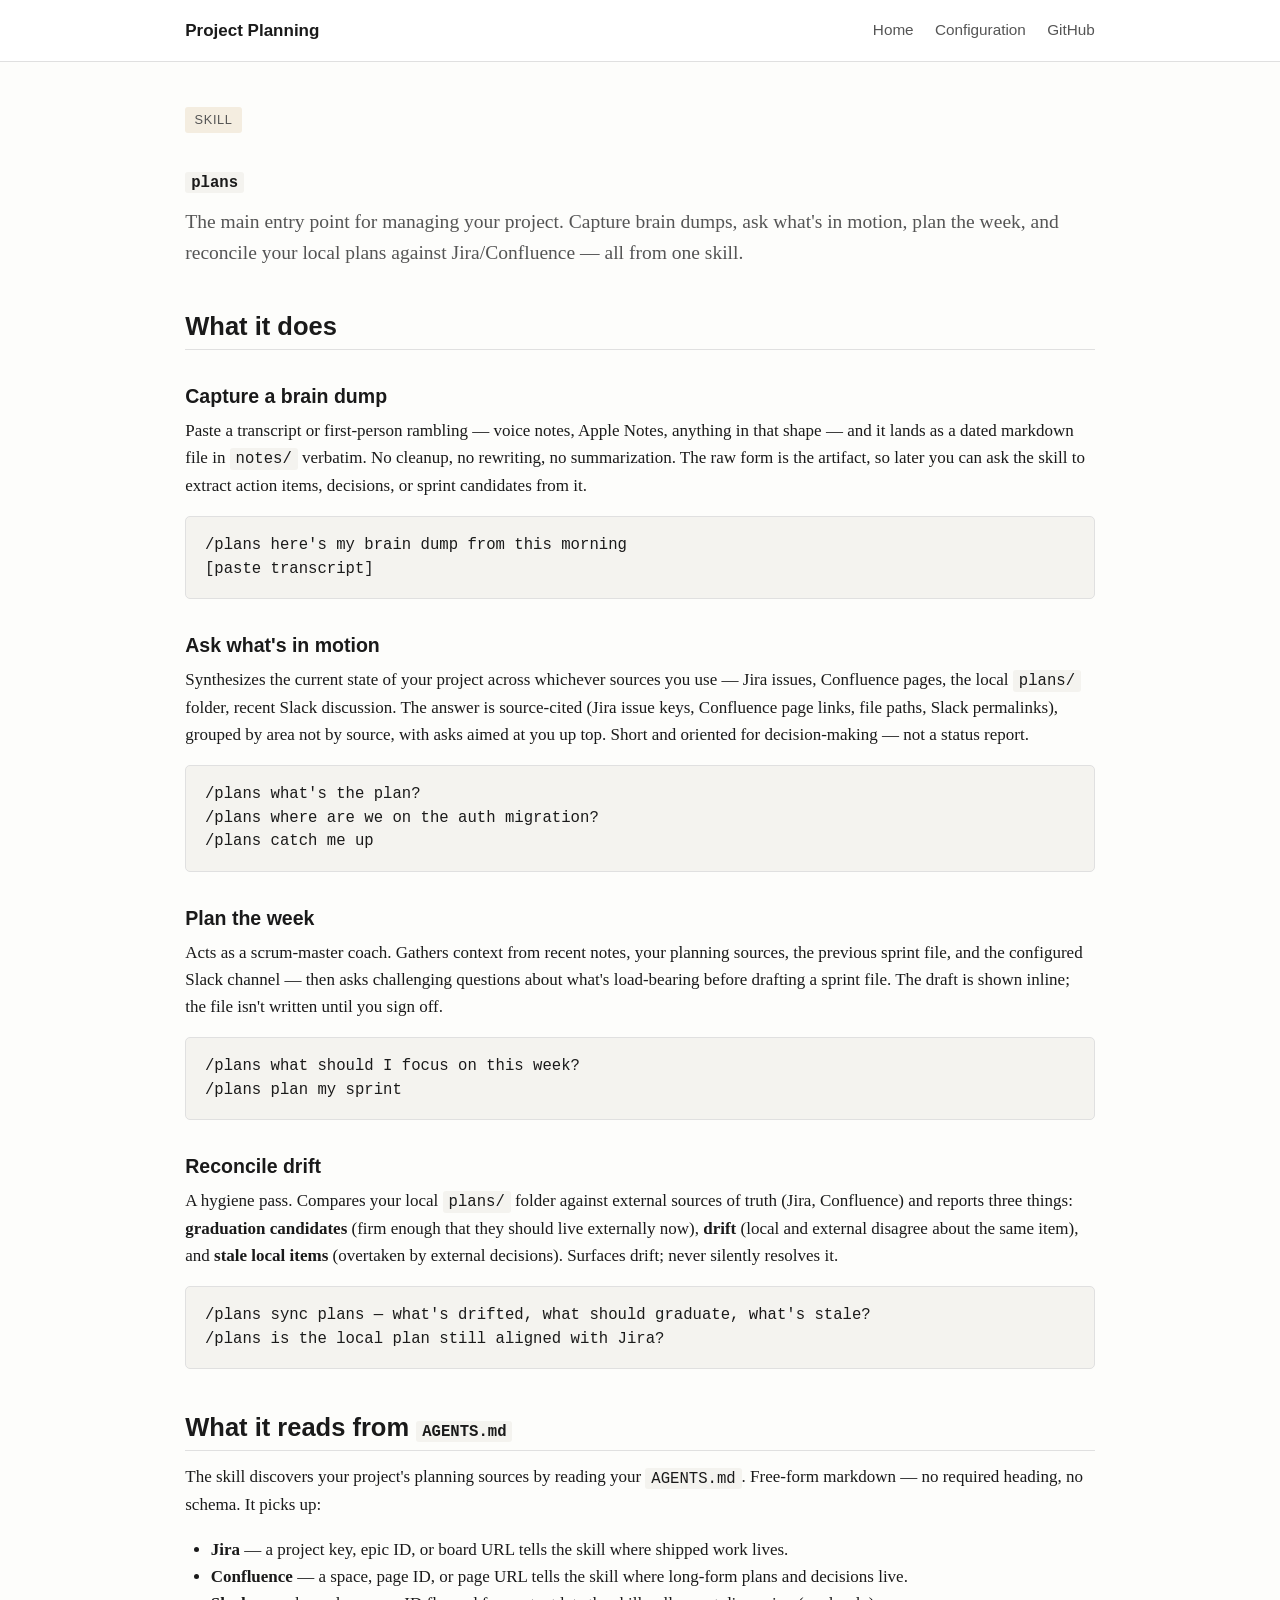
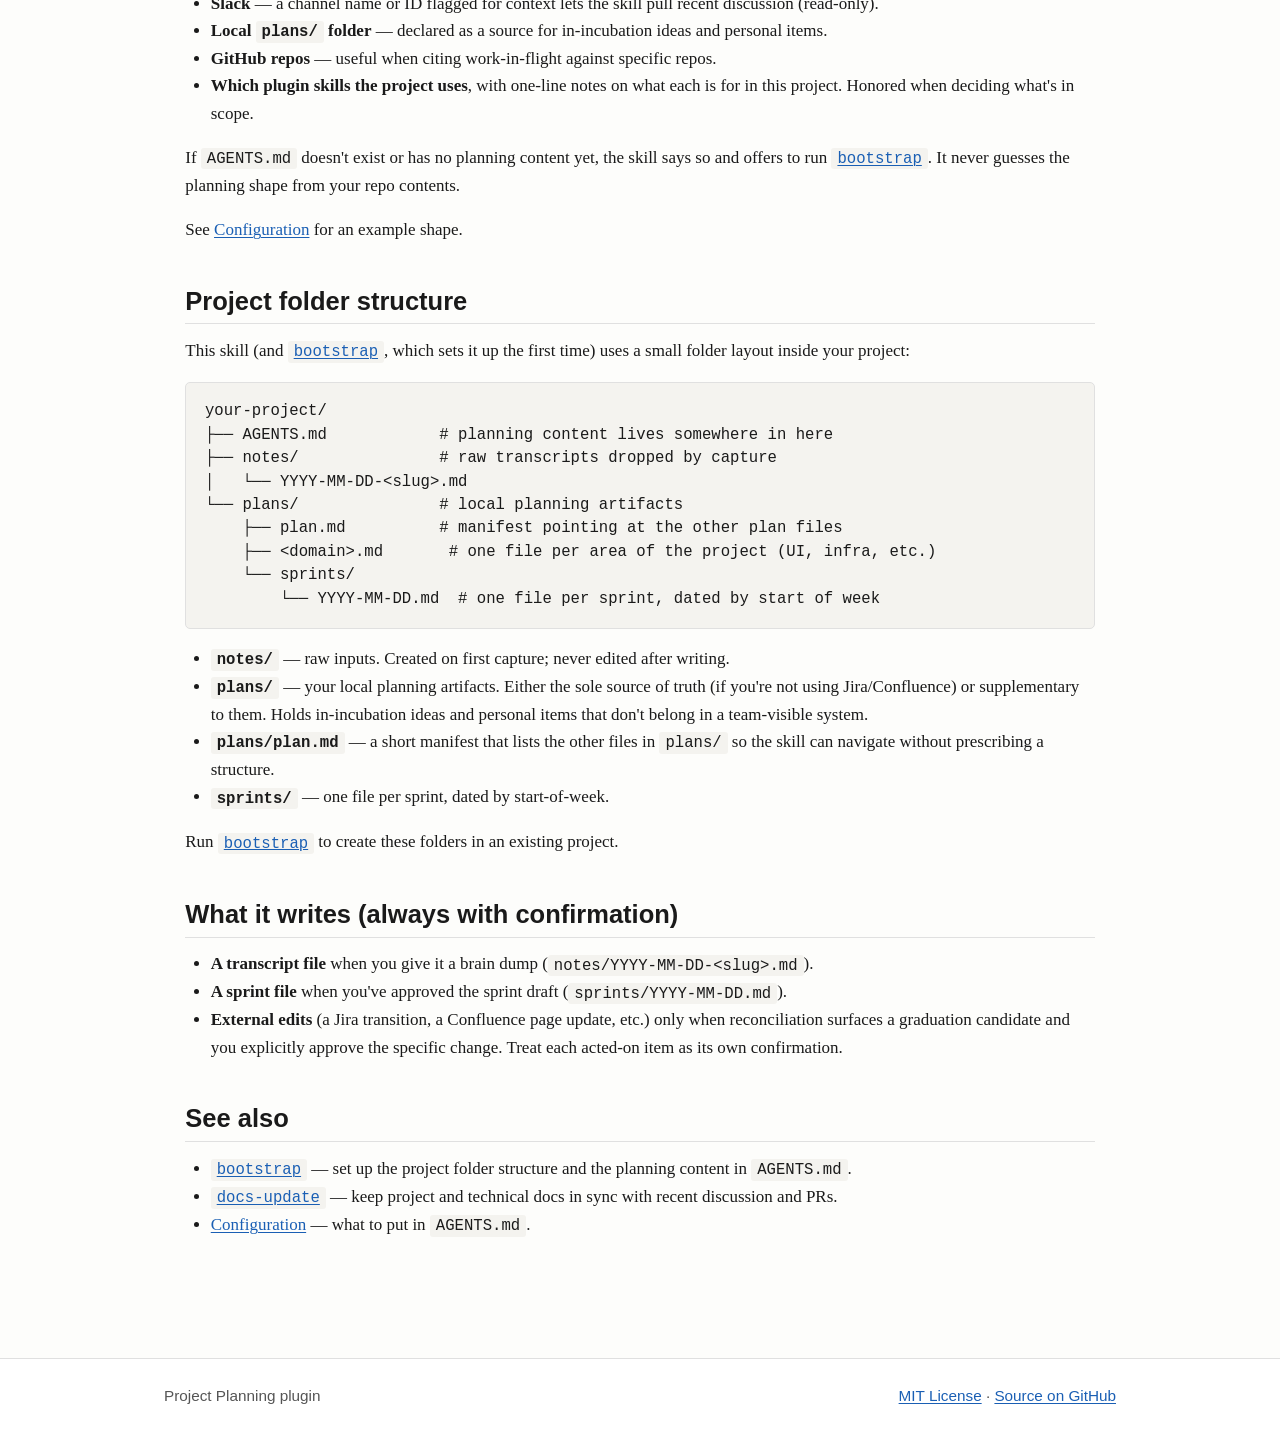
<file: docs-site/skills/plans.html>
<!DOCTYPE html>
<html lang="en">
<head>
<meta charset="utf-8">
<meta name="viewport" content="width=device-width, initial-scale=1">
<title>planning — Project Planning</title>
<meta name="description" content="The planning skill: capture brain dumps, show what's in motion across your project's sources, plan the week, and reconcile local plans against external sources of truth.">
<link rel="stylesheet" href="../style.css">
</head>
<body>
<header class="site-header">
  <nav aria-label="Primary">
    <a href="../index.html" class="site-title">Project Planning</a>
    <div class="nav-links">
      <a href="../index.html">Home</a>
      <a href="../configuration.html">Configuration</a>
      <a href="https://github.com/gestrich/ai-project-planning">GitHub</a>
    </div>
  </nav>
</header>

<main>
  <article>
    <span class="tag">Skill</span>
    <h1><code>plans</code></h1>
    <p class="lede">The main entry point for managing your project. Capture brain dumps, ask what's in motion, plan the week, and reconcile your local plans against Jira/Confluence — all from one skill.</p>

    <section>
      <h2>What it does</h2>

      <h3>Capture a brain dump</h3>
      <p>Paste a transcript or first-person rambling — voice notes, Apple Notes, anything in that shape — and it lands as a dated markdown file in <code>notes/</code> verbatim. No cleanup, no rewriting, no summarization. The raw form is the artifact, so later you can ask the skill to extract action items, decisions, or sprint candidates from it.</p>
<pre><code>/plans here's my brain dump from this morning
[paste transcript]</code></pre>

      <h3>Ask what's in motion</h3>
      <p>Synthesizes the current state of your project across whichever sources you use — Jira issues, Confluence pages, the local <code>plans/</code> folder, recent Slack discussion. The answer is source-cited (Jira issue keys, Confluence page links, file paths, Slack permalinks), grouped by area not by source, with asks aimed at you up top. Short and oriented for decision-making — not a status report.</p>
<pre><code>/plans what's the plan?
/plans where are we on the auth migration?
/plans catch me up</code></pre>

      <h3>Plan the week</h3>
      <p>Acts as a scrum-master coach. Gathers context from recent notes, your planning sources, the previous sprint file, and the configured Slack channel — then asks challenging questions about what's load-bearing before drafting a sprint file. The draft is shown inline; the file isn't written until you sign off.</p>
<pre><code>/plans what should I focus on this week?
/plans plan my sprint</code></pre>

      <h3>Reconcile drift</h3>
      <p>A hygiene pass. Compares your local <code>plans/</code> folder against external sources of truth (Jira, Confluence) and reports three things: <strong>graduation candidates</strong> (firm enough that they should live externally now), <strong>drift</strong> (local and external disagree about the same item), and <strong>stale local items</strong> (overtaken by external decisions). Surfaces drift; never silently resolves it.</p>
<pre><code>/plans sync plans — what's drifted, what should graduate, what's stale?
/plans is the local plan still aligned with Jira?</code></pre>
    </section>

    <section>
      <h2>What it reads from <code>AGENTS.md</code></h2>
      <p>The skill discovers your project's planning sources by reading your <code>AGENTS.md</code>. Free-form markdown — no required heading, no schema. It picks up:</p>
      <ul>
        <li><strong>Jira</strong> — a project key, epic ID, or board URL tells the skill where shipped work lives.</li>
        <li><strong>Confluence</strong> — a space, page ID, or page URL tells the skill where long-form plans and decisions live.</li>
        <li><strong>Slack</strong> — a channel name or ID flagged for context lets the skill pull recent discussion (read-only).</li>
        <li><strong>Local <code>plans/</code> folder</strong> — declared as a source for in-incubation ideas and personal items.</li>
        <li><strong>GitHub repos</strong> — useful when citing work-in-flight against specific repos.</li>
        <li><strong>Which plugin skills the project uses</strong>, with one-line notes on what each is for in this project. Honored when deciding what's in scope.</li>
      </ul>
      <p>If <code>AGENTS.md</code> doesn't exist or has no planning content yet, the skill says so and offers to run <a href="bootstrap.html"><code>bootstrap</code></a>. It never guesses the planning shape from your repo contents.</p>
      <p>See <a href="../configuration.html">Configuration</a> for an example shape.</p>
    </section>

    <section>
      <h2>Project folder structure</h2>
      <p>This skill (and <a href="bootstrap.html"><code>bootstrap</code></a>, which sets it up the first time) uses a small folder layout inside your project:</p>
<pre><code>your-project/
├── AGENTS.md            # planning content lives somewhere in here
├── notes/               # raw transcripts dropped by capture
│   └── YYYY-MM-DD-&lt;slug&gt;.md
└── plans/               # local planning artifacts
    ├── plan.md          # manifest pointing at the other plan files
    ├── &lt;domain&gt;.md       # one file per area of the project (UI, infra, etc.)
    └── sprints/
        └── YYYY-MM-DD.md  # one file per sprint, dated by start of week
</code></pre>
      <ul>
        <li><strong><code>notes/</code></strong> — raw inputs. Created on first capture; never edited after writing.</li>
        <li><strong><code>plans/</code></strong> — your local planning artifacts. Either the sole source of truth (if you're not using Jira/Confluence) or supplementary to them. Holds in-incubation ideas and personal items that don't belong in a team-visible system.</li>
        <li><strong><code>plans/plan.md</code></strong> — a short manifest that lists the other files in <code>plans/</code> so the skill can navigate without prescribing a structure.</li>
        <li><strong><code>sprints/</code></strong> — one file per sprint, dated by start-of-week.</li>
      </ul>
      <p>Run <a href="bootstrap.html"><code>bootstrap</code></a> to create these folders in an existing project.</p>
    </section>

    <section>
      <h2>What it writes (always with confirmation)</h2>
      <ul>
        <li><strong>A transcript file</strong> when you give it a brain dump (<code>notes/YYYY-MM-DD-&lt;slug&gt;.md</code>).</li>
        <li><strong>A sprint file</strong> when you've approved the sprint draft (<code>sprints/YYYY-MM-DD.md</code>).</li>
        <li><strong>External edits</strong> (a Jira transition, a Confluence page update, etc.) only when reconciliation surfaces a graduation candidate and you explicitly approve the specific change. Treat each acted-on item as its own confirmation.</li>
      </ul>
    </section>

    <section>
      <h2>See also</h2>
      <ul>
        <li><a href="bootstrap.html"><code>bootstrap</code></a> — set up the project folder structure and the planning content in <code>AGENTS.md</code>.</li>
        <li><a href="docs-update.html"><code>docs-update</code></a> — keep project and technical docs in sync with recent discussion and PRs.</li>
        <li><a href="../configuration.html">Configuration</a> — what to put in <code>AGENTS.md</code>.</li>
      </ul>
    </section>
  </article>
</main>

<footer class="site-footer">
  <div class="footer-inner">
    <span>Project Planning plugin</span>
    <span><a href="https://github.com/gestrich/ai-project-planning/blob/main/plugin/LICENSE">MIT License</a> · <a href="https://github.com/gestrich/ai-project-planning">Source on GitHub</a></span>
  </div>
</footer>
</body>
</html>
</file>
<file: docs-site/style.css>
:root {
  --text: #1a1a1a;
  --muted: #555;
  --link: #1a5fb4;
  --link-hover: #0f3a78;
  --border: #e0e0e0;
  --bg: #fdfdfb;
  --code-bg: #f4f3ef;
  --accent: #f4ede0;
  --max-width: 56rem;
}

* {
  box-sizing: border-box;
}

html {
  font-size: 17px;
}

body {
  margin: 0;
  background: var(--bg);
  color: var(--text);
  font-family: Georgia, "Times New Roman", serif;
  line-height: 1.6;
}

header.site-header,
footer.site-footer {
  font-family: -apple-system, BlinkMacSystemFont, "Segoe UI", Helvetica, Arial, sans-serif;
  font-size: 0.9rem;
  border-bottom: 1px solid var(--border);
  background: #fff;
}

footer.site-footer {
  border-bottom: none;
  border-top: 1px solid var(--border);
  margin-top: 4rem;
  padding: 1.5rem 1.25rem;
  color: var(--muted);
}

header.site-header nav,
footer.site-footer .footer-inner {
  max-width: var(--max-width);
  margin: 0 auto;
  display: flex;
  align-items: center;
  justify-content: space-between;
  gap: 1rem;
  flex-wrap: wrap;
}

header.site-header nav {
  padding: 1rem 1.25rem;
}

header.site-header .site-title {
  font-weight: 600;
  font-size: 1rem;
  color: var(--text);
  text-decoration: none;
}

header.site-header .nav-links {
  display: flex;
  gap: 1.25rem;
}

header.site-header .nav-links a {
  color: var(--muted);
  text-decoration: none;
}

header.site-header .nav-links a:hover {
  color: var(--link-hover);
}

main {
  max-width: var(--max-width);
  margin: 0 auto;
  padding: 2.5rem 1.25rem 2rem;
}

h1, h2, h3, h4 {
  font-family: -apple-system, BlinkMacSystemFont, "Segoe UI", Helvetica, Arial, sans-serif;
  line-height: 1.25;
  color: var(--text);
}

h1 {
  font-size: 2.25rem;
  margin: 0 0 0.5rem;
}

h2 {
  font-size: 1.5rem;
  margin: 2.5rem 0 0.75rem;
  padding-bottom: 0.35rem;
  border-bottom: 1px solid var(--border);
}

h3 {
  font-size: 1.15rem;
  margin: 2rem 0 0.5rem;
}

p, ul, ol {
  margin: 0 0 1rem;
}

ul, ol {
  padding-left: 1.5rem;
}

a {
  color: var(--link);
  text-decoration: underline;
  text-decoration-thickness: 1px;
  text-underline-offset: 2px;
}

a:hover {
  color: var(--link-hover);
}

.lede {
  font-size: 1.15rem;
  color: var(--muted);
  margin-bottom: 2rem;
}

code, pre {
  font-family: "SF Mono", Menlo, Consolas, "Liberation Mono", monospace;
  font-size: 0.92rem;
}

code {
  background: var(--code-bg);
  padding: 0.1rem 0.35rem;
  border-radius: 3px;
}

pre {
  background: var(--code-bg);
  padding: 1rem 1.1rem;
  border-radius: 5px;
  overflow-x: auto;
  line-height: 1.5;
  border: 1px solid var(--border);
}

pre code {
  background: transparent;
  padding: 0;
}

blockquote {
  margin: 1rem 0;
  padding: 0.4rem 1rem;
  border-left: 3px solid var(--accent);
  background: #fafaf6;
  color: var(--muted);
}

table {
  border-collapse: collapse;
  width: 100%;
  margin: 1rem 0 1.5rem;
  font-size: 0.95rem;
}

th, td {
  border: 1px solid var(--border);
  padding: 0.55rem 0.75rem;
  text-align: left;
  vertical-align: top;
}

th {
  background: var(--accent);
  font-family: -apple-system, BlinkMacSystemFont, "Segoe UI", Helvetica, Arial, sans-serif;
  font-weight: 600;
}

.cards {
  display: grid;
  grid-template-columns: repeat(auto-fit, minmax(15rem, 1fr));
  gap: 1rem;
  margin: 1.5rem 0 2rem;
  max-width: 100%;
}

@media (min-width: 720px) {
  .cards {
    grid-template-columns: repeat(2, 1fr);
  }
}

.card {
  display: block;
  padding: 1.1rem 1.2rem;
  border: 1px solid var(--border);
  border-radius: 6px;
  background: #fff;
  text-decoration: none;
  color: var(--text);
  transition: border-color 0.15s ease, transform 0.15s ease;
}

.card:hover {
  border-color: var(--link);
  transform: translateY(-1px);
  color: var(--text);
}

.card h3 {
  margin: 0 0 0.4rem;
  font-size: 1.05rem;
  color: var(--link);
}

.card p {
  margin: 0;
  font-size: 0.95rem;
  color: var(--muted);
  line-height: 1.5;
}

.tag {
  display: inline-block;
  font-family: -apple-system, BlinkMacSystemFont, "Segoe UI", Helvetica, Arial, sans-serif;
  font-size: 0.75rem;
  text-transform: uppercase;
  letter-spacing: 0.05em;
  color: var(--muted);
  background: var(--accent);
  padding: 0.15rem 0.55rem;
  border-radius: 3px;
  margin-bottom: 1rem;
}

.skill-meta {
  display: grid;
  grid-template-columns: max-content 1fr;
  gap: 0.5rem 1.25rem;
  margin: 1.5rem 0;
  padding: 1rem 1.25rem;
  background: #fff;
  border: 1px solid var(--border);
  border-radius: 6px;
  font-size: 0.95rem;
}

.skill-meta dt {
  font-family: -apple-system, BlinkMacSystemFont, "Segoe UI", Helvetica, Arial, sans-serif;
  font-weight: 600;
  color: var(--muted);
}

.skill-meta dd {
  margin: 0;
}
</file>
